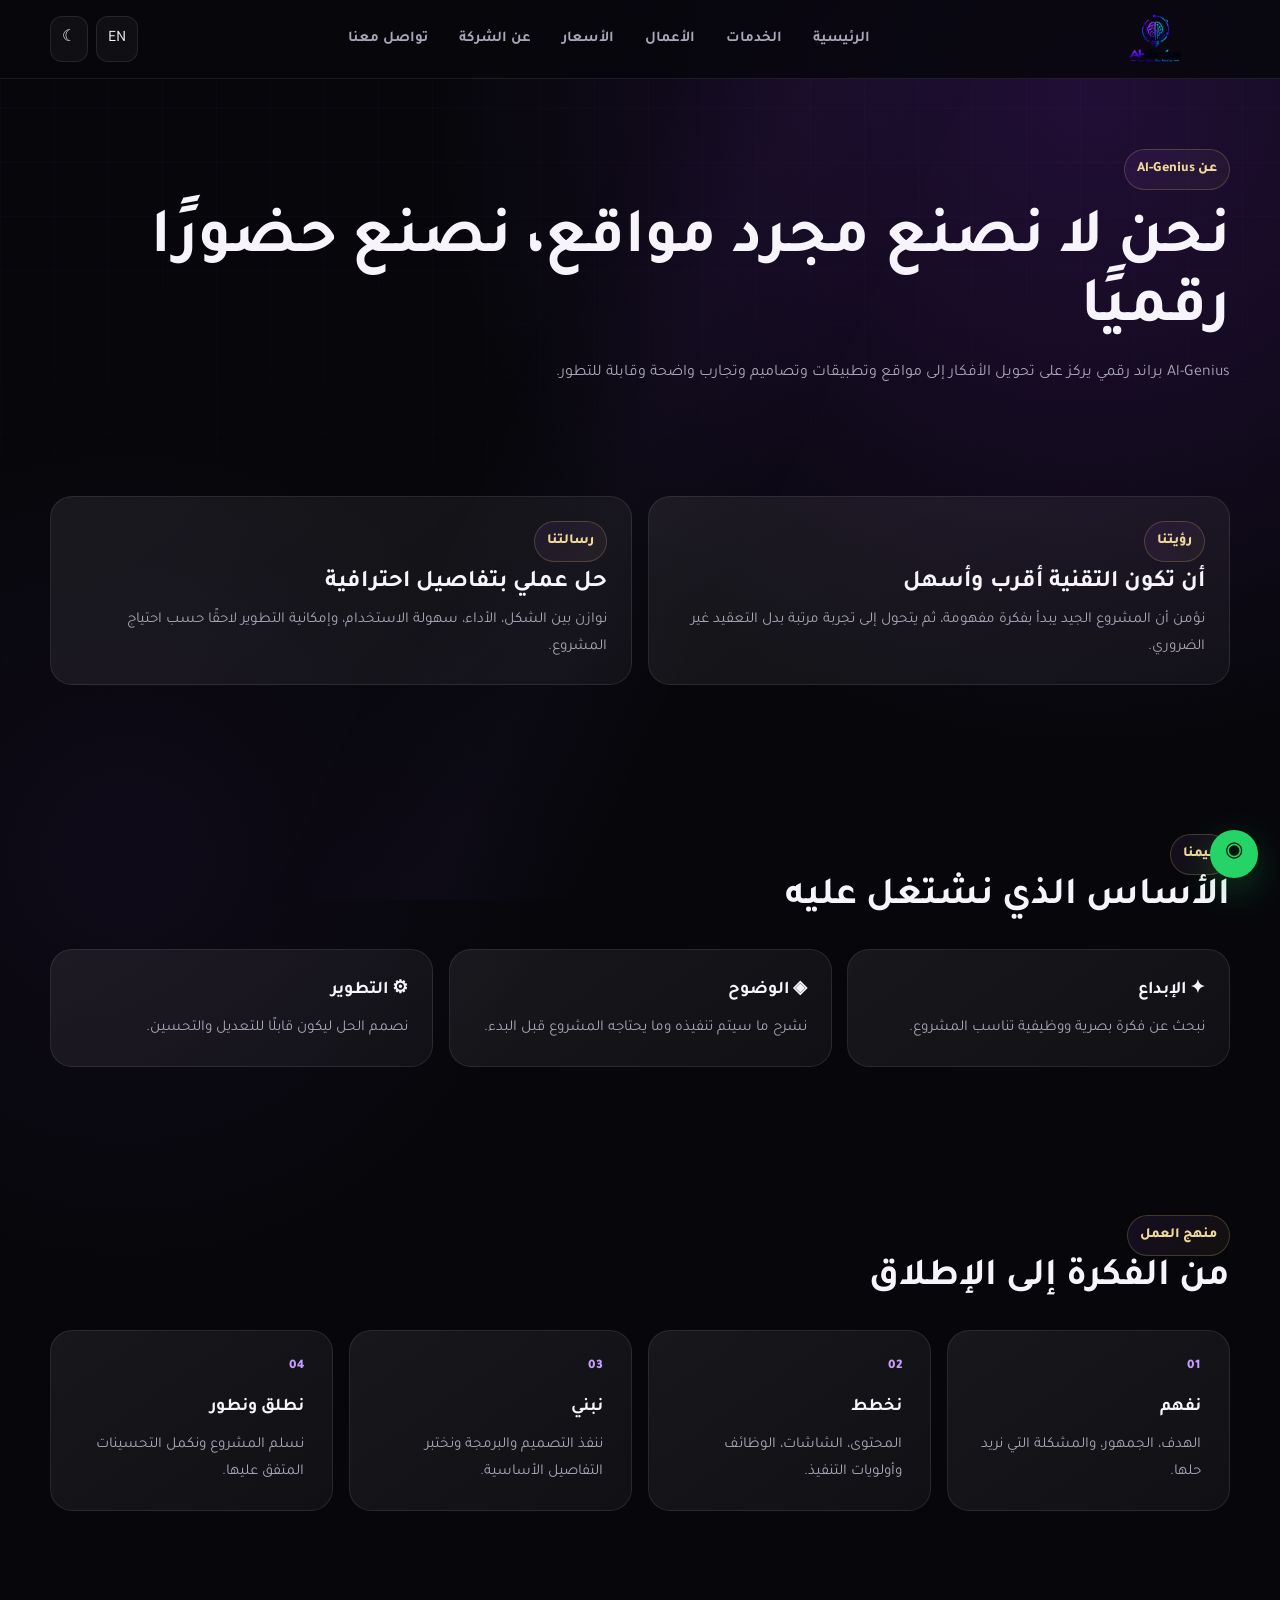
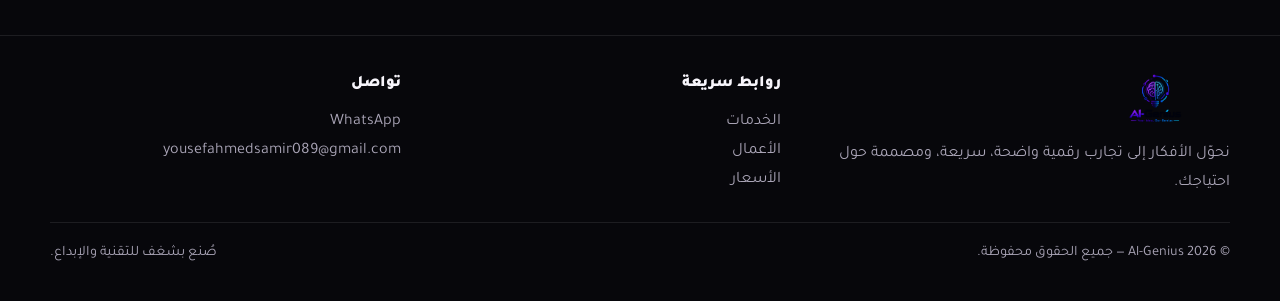
<file: About Us.html>
<!doctype html>
<html lang="ar" dir="rtl">
<head>
<meta charset="utf-8">
<meta name="viewport" content="width=device-width, initial-scale=1">
<title>عن Al-Genius | فكرتك... نبتكرها بعبقرية</title>
<meta name="description" content="تعرف على رؤية Al-Genius وطريقة العمل والقيم التي نبني عليها مشاريعنا الرقمية.">
<meta name="author" content="Youssef Ahmed">
<meta name="theme-color" content="#07070b">
<meta property="og:type" content="website">
<meta property="og:title" content="عن Al-Genius | فكرتك... نبتكرها بعبقرية">
<meta property="og:description" content="تعرف على رؤية Al-Genius وطريقة العمل والقيم التي نبني عليها مشاريعنا الرقمية.">
<meta property="og:site_name" content="Al-Genius">
<link rel="icon" href="logo.png" type="image/png">
<link rel="stylesheet" href="style.css">
<link rel="preconnect" href="https://fonts.googleapis.com">
<link rel="preconnect" href="https://fonts.gstatic.com" crossorigin>
</head><header class="header"><div class="container header-inner">
<a class="logo" href="index.html"><img src="logo.png" alt="Al-Genius" class="site-logo"></a>
<nav class="nav" aria-label="Main navigation"><a href="index.html" data-ar="الرئيسية" data-en="Home">الرئيسية</a><a href="services.html" data-ar="الخدمات" data-en="Services">الخدمات</a><a href="portfolio.html" data-ar="الأعمال" data-en="Portfolio">الأعمال</a><a href="prices.html" data-ar="الأسعار" data-en="Pricing">الأسعار</a><a href="about.html" data-ar="عن الشركة" data-en="About">عن الشركة</a><a href="contact.html" data-ar="تواصل معنا" data-en="Contact">تواصل معنا</a></nav>
<div class="header-actions">
<button class="language-toggle" id="languageBtn" type="button">EN</button>
<button class="theme-toggle-btn" id="themeBtn" type="button">☾</button>
<button class="menu-toggle" id="menuToggle" type="button" aria-label="القائمة">☰</button>
</div></div>
<div class="container mobile-menu" id="mobileMenu"><a href="index.html" data-ar="الرئيسية" data-en="Home">الرئيسية</a><a href="services.html" data-ar="الخدمات" data-en="Services">الخدمات</a><a href="portfolio.html" data-ar="الأعمال" data-en="Portfolio">الأعمال</a><a href="prices.html" data-ar="الأسعار" data-en="Pricing">الأسعار</a><a href="about.html" data-ar="عن الشركة" data-en="About">عن الشركة</a><a href="contact.html" data-ar="تواصل معنا" data-en="Contact">تواصل معنا</a></div></header><main><section class="page-hero"><div class="container"><span class="badge" data-ar="عن Al-Genius" data-en="About Al-Genius">عن Al-Genius</span><h1 data-ar="نحن لا نصنع مجرد مواقع، نصنع حضورًا رقميًا" data-en="We don't just build websites. We build digital presence.">نحن لا نصنع مجرد مواقع، نصنع حضورًا رقميًا</h1><p data-ar="Al-Genius براند رقمي يركز على تحويل الأفكار إلى مواقع وتطبيقات وتصاميم وتجارب واضحة وقابلة للتطور." data-en="Al-Genius is a digital brand focused on turning ideas into clear, scalable websites, apps, designs and experiences.">Al-Genius براند رقمي يركز على تحويل الأفكار إلى مواقع وتطبيقات وتصاميم وتجارب واضحة وقابلة للتطور.</p></div></section>
<section class="section"><div class="container grid grid-2">
<div class="card reveal"><span class="badge" data-ar="رؤيتنا" data-en="Our vision">رؤيتنا</span><h2 data-ar="أن تكون التقنية أقرب وأسهل" data-en="Make technology clearer and closer">أن تكون التقنية أقرب وأسهل</h2><p data-ar="نؤمن أن المشروع الجيد يبدأ بفكرة مفهومة، ثم يتحول إلى تجربة مرتبة بدل التعقيد غير الضروري." data-en="We believe a good project starts with a clear idea and becomes an organized experience without unnecessary complexity.">نؤمن أن المشروع الجيد يبدأ بفكرة مفهومة، ثم يتحول إلى تجربة مرتبة بدل التعقيد غير الضروري.</p></div>
<div class="card reveal"><span class="badge" data-ar="رسالتنا" data-en="Our mission">رسالتنا</span><h2 data-ar="حل عملي بتفاصيل احترافية" data-en="Practical solutions with professional detail">حل عملي بتفاصيل احترافية</h2><p data-ar="نوازن بين الشكل، الأداء، سهولة الاستخدام، وإمكانية التطوير لاحقًا حسب احتياج المشروع." data-en="We balance appearance, performance, usability and future scalability around the project's needs.">نوازن بين الشكل، الأداء، سهولة الاستخدام، وإمكانية التطوير لاحقًا حسب احتياج المشروع.</p></div>
</div></section>
<section class="section"><div class="container"><div class="section-head"><div><span class="badge" data-ar="قيمنا" data-en="Our values">قيمنا</span><h2 data-ar="الأساس الذي نشتغل عليه" data-en="What guides our work">الأساس الذي نشتغل عليه</h2></div></div><div class="grid grid-3">
<div class="card reveal"><h3>✦ <span data-ar="الإبداع" data-en="Creativity">الإبداع</span></h3><p data-ar="نبحث عن فكرة بصرية ووظيفية تناسب المشروع." data-en="We look for visual and functional ideas that fit the project.">نبحث عن فكرة بصرية ووظيفية تناسب المشروع.</p></div>
<div class="card reveal"><h3>◈ <span data-ar="الوضوح" data-en="Clarity">الوضوح</span></h3><p data-ar="نشرح ما سيتم تنفيذه وما يحتاجه المشروع قبل البدء." data-en="We clarify what will be built and what the project needs before starting.">نشرح ما سيتم تنفيذه وما يحتاجه المشروع قبل البدء.</p></div>
<div class="card reveal"><h3>⚙ <span data-ar="التطوير" data-en="Growth">التطوير</span></h3><p data-ar="نصمم الحل ليكون قابلًا للتعديل والتحسين." data-en="We build solutions that can be improved and extended.">نصمم الحل ليكون قابلًا للتعديل والتحسين.</p></div>
</div></div></section>
<section class="section"><div class="container"><div class="section-head"><div><span class="badge" data-ar="منهج العمل" data-en="Process">منهج العمل</span><h2 data-ar="من الفكرة إلى الإطلاق" data-en="From idea to launch">من الفكرة إلى الإطلاق</h2></div></div><div class="grid grid-4 process">
<div class="card reveal"><div class="step-num">01</div><h3 data-ar="نفهم" data-en="Understand">نفهم</h3><p data-ar="الهدف، الجمهور، والمشكلة التي نريد حلها." data-en="Goal, audience and the problem to solve.">الهدف، الجمهور، والمشكلة التي نريد حلها.</p></div>
<div class="card reveal"><div class="step-num">02</div><h3 data-ar="نخطط" data-en="Plan">نخطط</h3><p data-ar="المحتوى، الشاشات، الوظائف وأولويات التنفيذ." data-en="Content, screens, features and build priorities.">المحتوى، الشاشات، الوظائف وأولويات التنفيذ.</p></div>
<div class="card reveal"><div class="step-num">03</div><h3 data-ar="نبني" data-en="Build">نبني</h3><p data-ar="ننفذ التصميم والبرمجة ونختبر التفاصيل الأساسية." data-en="We build the design and code and test the core details.">ننفذ التصميم والبرمجة ونختبر التفاصيل الأساسية.</p></div>
<div class="card reveal"><div class="step-num">04</div><h3 data-ar="نطلق ونطور" data-en="Launch & improve">نطلق ونطور</h3><p data-ar="نسلم المشروع ونكمل التحسينات المتفق عليها." data-en="We deliver and continue agreed improvements.">نسلم المشروع ونكمل التحسينات المتفق عليها.</p></div>
</div></div></section>
</main><footer class="footer"><div class="container">
<div class="footer-grid">
<div><a class="logo" href="index.html" aria-label="Al-Genius"><img src="logo.png" alt="Al-Genius" class="site-logo"></a><p data-ar="نحوّل الأفكار إلى تجارب رقمية واضحة، سريعة، ومصممة حول احتياجك." data-en="We turn ideas into clear, fast digital experiences built around your needs.">نحوّل الأفكار إلى تجارب رقمية واضحة، سريعة، ومصممة حول احتياجك.</p></div>
<div><div class="footer-title" data-ar="روابط سريعة" data-en="Quick Links">روابط سريعة</div><p><a href="services.html" data-ar="الخدمات" data-en="Services">الخدمات</a></p><p><a href="portfolio.html" data-ar="الأعمال" data-en="Portfolio">الأعمال</a></p><p><a href="prices.html" data-ar="الأسعار" data-en="Pricing">الأسعار</a></p></div>
<div><div class="footer-title" data-ar="تواصل" data-en="Contact">تواصل</div><p><a href="https://wa.me/201012747531" target="_blank" rel="noopener">WhatsApp</a></p><p><a href="mailto:yousefahmedsamir089@gmail.com">yousefahmedsamir089@gmail.com</a></p></div>
</div>
<div class="copyright"><span data-ar="© 2026 Al-Genius — جميع الحقوق محفوظة." data-en="© 2026 Al-Genius — All rights reserved.">© 2026 Al-Genius — جميع الحقوق محفوظة.</span><span data-ar="صُنع بشغف للتقنية والإبداع." data-en="Built with passion for technology and creativity.">صُنع بشغف للتقنية والإبداع.</span></div>
</div></footer>
<a class="whatsapp" href="https://wa.me/201012747531" target="_blank" rel="noopener" aria-label="WhatsApp">◉</a>
<button class="back-to-top" id="backToTop" aria-label="Back to top">↑</button><script src="translations.js"></script><script src="script.js"></script></body></html>
</file>
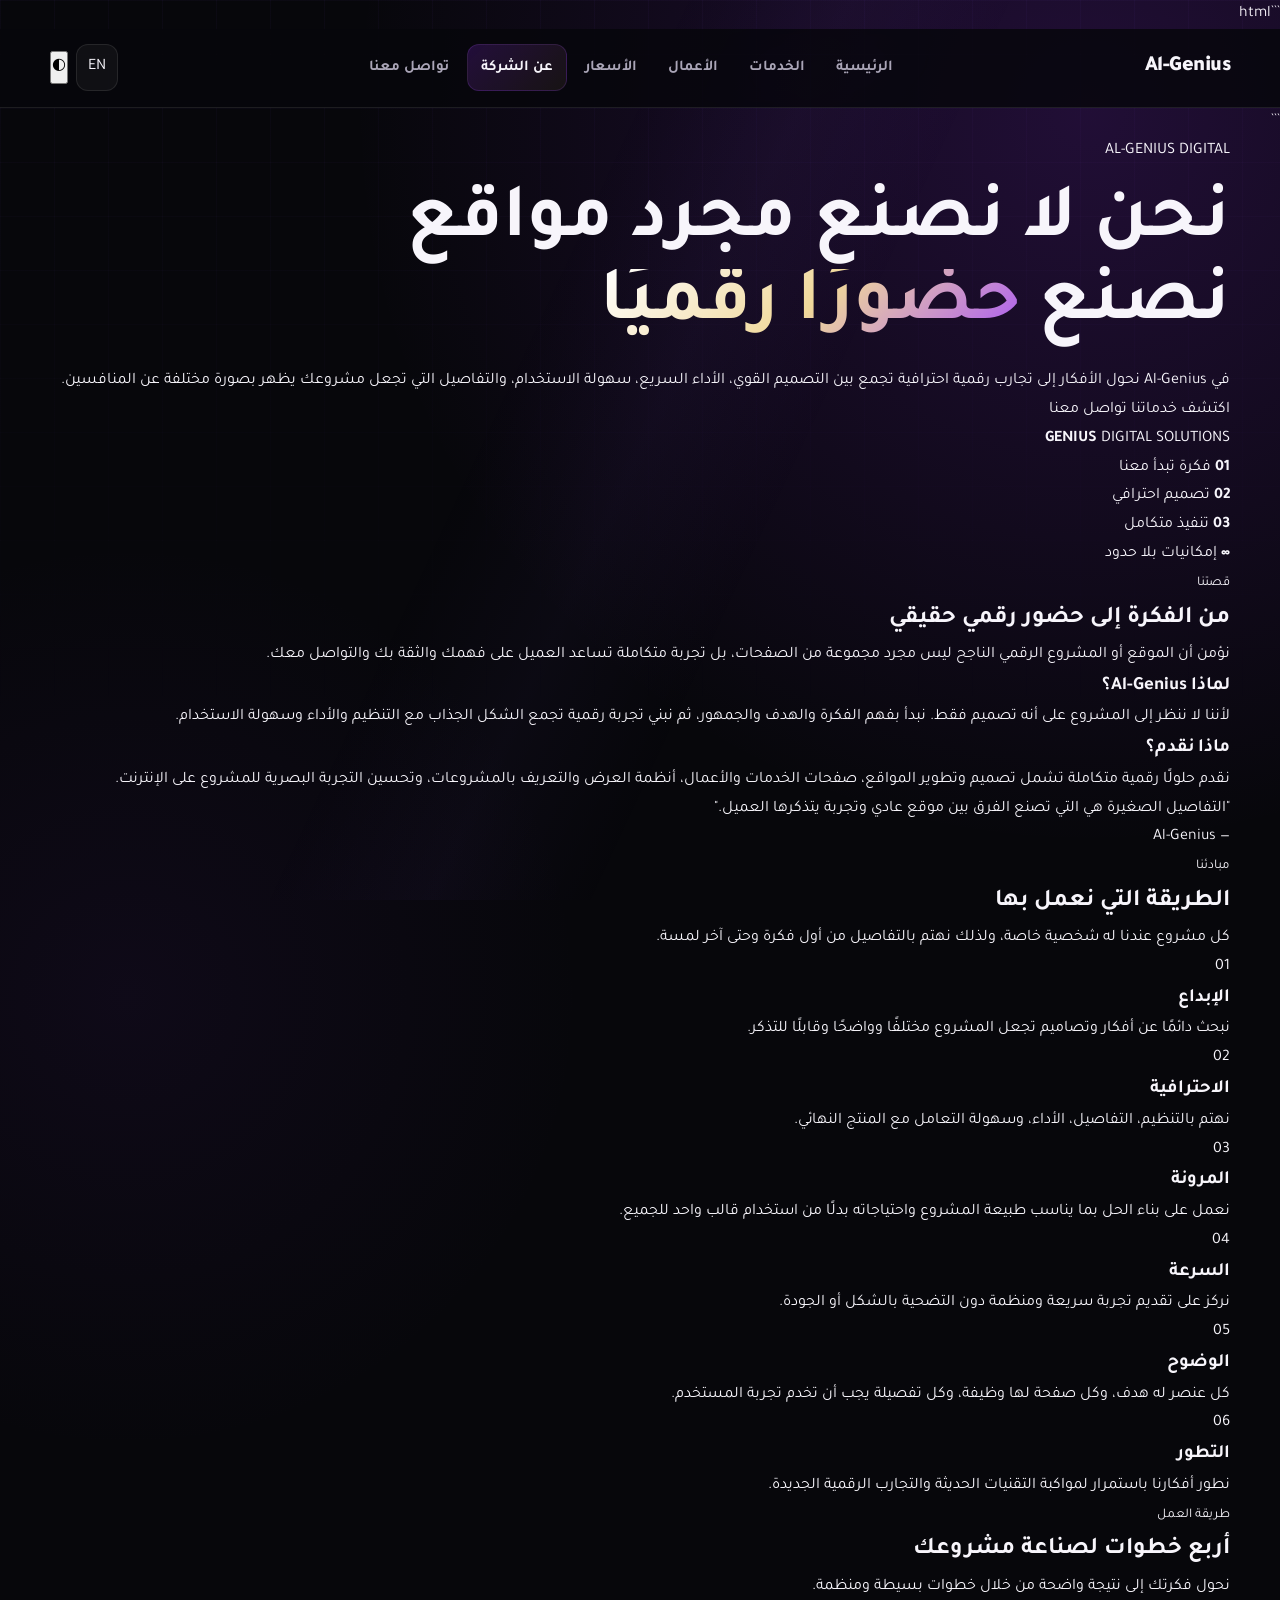
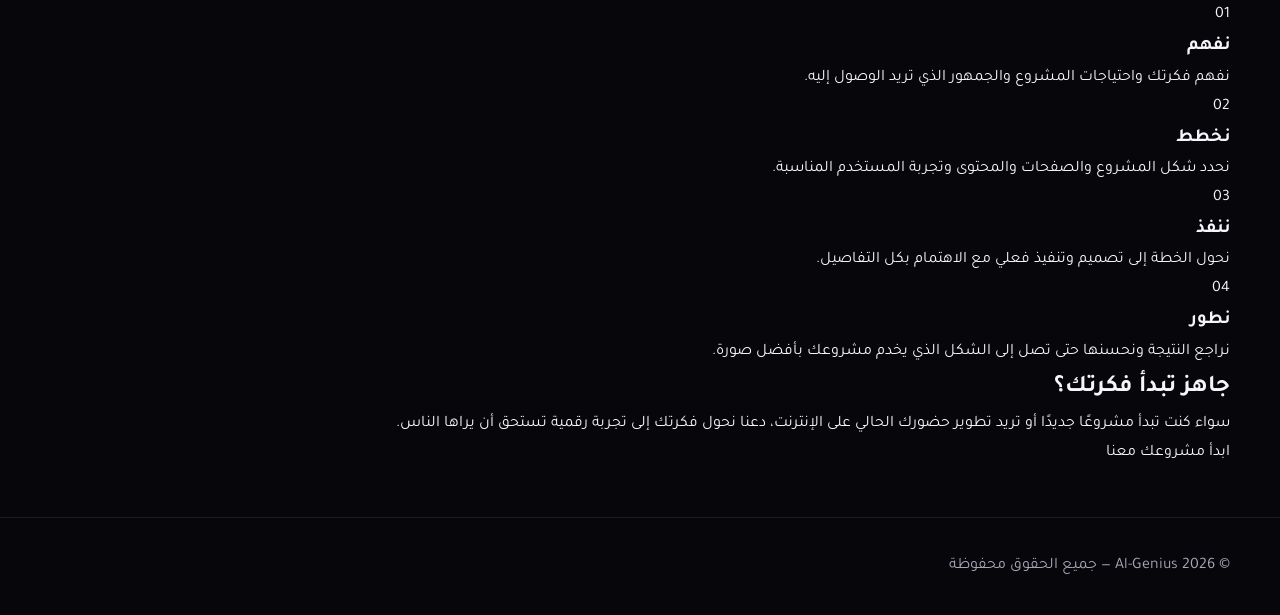
<file: about.html>
<!DOCTYPE html>
<html lang="ar" dir="rtl">

<head>
    <meta charset="UTF-8">

    <meta name="viewport"
          content="width=device-width, initial-scale=1.0">

    <title>عن الشركة | Al-Genius</title>

    <meta name="description"
          content="تعرف على Al-Genius ورؤيتنا في تقديم حلول رقمية احترافية ومتكاملة.">

    <meta name="author"
          content="Youssef Ahmed">
<link rel="preconnect"
          href="https://fonts.gstatic.com"
          crossorigin>
<link rel="stylesheet"
          href="style.css">
</head>


<body>


    <!-- =========================================================
         HEADER
    ========================================================== -->

    ```html
<header class="header">

    <div class="container">

        <div class="header-inner">

            <a href="index.html"
               class="logo">
                Al-Genius
            </a>


            <nav class="nav">

                <a href="index.html">
                    الرئيسية
                </a>

                <a href="services.html">
                    الخدمات
                </a>

                <a href="portfolio.html">
                    الأعمال
                </a>

                <a href="prices.html">
                    الأسعار
                </a>

                <a href="about.html" class="active">
                    عن الشركة
                </a>

                <a href="contact.html">
                    تواصل معنا
                </a>

            </nav>


            <!-- أزرار الهيدر -->

            <div class="header-actions">

                <button class="language-toggle"
                        id="languageBtn"
                        type="button"
                        aria-label="تغيير اللغة">
                    EN
                </button>

                <button class="theme-toggle"
                        type="button"
                        aria-label="تغيير المظهر">
                    ◐
                </button>

            </div>

        </div>

    </div>

</header>
```



    <!-- =========================================================
         MAIN
    ========================================================== -->

    <main class="about-page">


        <!-- =====================================================
             HERO
        ====================================================== -->

        <section class="container">

            <div class="about-hero">


                <div class="about-hero-content scroll-reveal from-right">

                    <div class="about-badge">
                        AL-GENIUS DIGITAL
                    </div>


                    <h1>

                        نحن لا نصنع مجرد مواقع

                        <br>

                        نصنع
                        <span>
                            حضورًا رقميًا
                        </span>

                    </h1>


                    <p class="about-hero-description">

                        في Al-Genius نحول الأفكار إلى تجارب رقمية
                        احترافية تجمع بين التصميم القوي، الأداء السريع،
                        سهولة الاستخدام، والتفاصيل التي تجعل مشروعك
                        يظهر بصورة مختلفة عن المنافسين.

                    </p>


                    <div class="about-buttons">

                        <a href="services.html"
                           class="about-button primary">

                            اكتشف خدماتنا

                        </a>


                        <a href="contact.html"
                           class="about-button secondary">

                            تواصل معنا

                        </a>

                    </div>

                </div>



                <div class="about-visual scroll-reveal from-left">

                    <div class="about-orbit">

                        <div class="about-orbit-ring"></div>

                        <div class="orbit-dot one"></div>
                        <div class="orbit-dot two"></div>
                        <div class="orbit-dot three"></div>


                        <div class="about-core">

                            <strong>
                                GENIUS
                            </strong>

                            <span>
                                DIGITAL SOLUTIONS
                            </span>

                        </div>

                    </div>

                </div>


            </div>

        </section>



        <!-- =====================================================
             STATS
        ====================================================== -->

        <section class="container">

            <div class="about-stats">

                <div class="about-stat scroll-reveal from-bottom">

                    <strong>
                        01
                    </strong>

                    <span>
                        فكرة تبدأ معنا
                    </span>

                </div>


                <div class="about-stat scroll-reveal from-bottom">

                    <strong>
                        02
                    </strong>

                    <span>
                        تصميم احترافي
                    </span>

                </div>


                <div class="about-stat scroll-reveal from-bottom">

                    <strong>
                        03
                    </strong>

                    <span>
                        تنفيذ متكامل
                    </span>

                </div>


                <div class="about-stat scroll-reveal from-bottom">

                    <strong>
                        ∞
                    </strong>

                    <span>
                        إمكانيات بلا حدود
                    </span>

                </div>

            </div>

        </section>



        <!-- =====================================================
             STORY
        ====================================================== -->

        <section class="about-story-section">

            <div class="container">


                <div class="about-section-title scroll-reveal from-bottom">

                    <small>
                        قصتنا
                    </small>

                    <h2>
                        من الفكرة إلى حضور رقمي حقيقي
                    </h2>

                    <p>

                        نؤمن أن الموقع أو المشروع الرقمي الناجح
                        ليس مجرد مجموعة من الصفحات، بل تجربة متكاملة
                        تساعد العميل على فهمك والثقة بك والتواصل معك.

                    </p>

                </div>



                <div class="about-story">


                    <div class="story-box scroll-reveal from-right">

                        <h3>
                            لماذا Al-Genius؟
                        </h3>

                        <p>

                            لأننا لا ننظر إلى المشروع على أنه تصميم
                            فقط. نبدأ بفهم الفكرة والهدف والجمهور،
                            ثم نبني تجربة رقمية تجمع الشكل الجذاب
                            مع التنظيم والأداء وسهولة الاستخدام.

                        </p>

                    </div>


                    <div class="story-box scroll-reveal from-left">

                        <h3>
                            ماذا نقدم؟
                        </h3>

                        <p>

                            نقدم حلولًا رقمية متكاملة تشمل تصميم
                            وتطوير المواقع، صفحات الخدمات والأعمال،
                            أنظمة العرض والتعريف بالمشروعات، وتحسين
                            التجربة البصرية للمشروع على الإنترنت.

                        </p>

                    </div>


                </div>

            </div>

        </section>



        <!-- =====================================================
             QUOTE
        ====================================================== -->

        <section class="container">

            <div class="about-quote scroll-reveal from-bottom">

                <p>

                    "التفاصيل الصغيرة هي التي تصنع الفرق
                    بين موقع عادي وتجربة يتذكرها العميل."

                </p>

                <span>
                    — Al-Genius
                </span>

            </div>

        </section>



        <!-- =====================================================
             VALUES
        ====================================================== -->

        <section class="values-section">

            <div class="container">


                <div class="about-section-title scroll-reveal from-bottom">

                    <small>
                        مبادئنا
                    </small>

                    <h2>
                        الطريقة التي نعمل بها
                    </h2>

                    <p>

                        كل مشروع عندنا له شخصية خاصة، ولذلك نهتم
                        بالتفاصيل من أول فكرة وحتى آخر لمسة.

                    </p>

                </div>



                <div class="values-grid">


                    <div class="value-box scroll-reveal from-right">

                        <div class="value-number">
                            01
                        </div>

                        <h3>
                            الإبداع
                        </h3>

                        <p>

                            نبحث دائمًا عن أفكار وتصاميم تجعل
                            المشروع مختلفًا وواضحًا وقابلًا للتذكر.

                        </p>

                    </div>


                    <div class="value-box scroll-reveal from-bottom">

                        <div class="value-number">
                            02
                        </div>

                        <h3>
                            الاحترافية
                        </h3>

                        <p>

                            نهتم بالتنظيم، التفاصيل، الأداء،
                            وسهولة التعامل مع المنتج النهائي.

                        </p>

                    </div>


                    <div class="value-box scroll-reveal from-left">

                        <div class="value-number">
                            03
                        </div>

                        <h3>
                            المرونة
                        </h3>

                        <p>

                            نعمل على بناء الحل بما يناسب طبيعة
                            المشروع واحتياجاته بدلًا من استخدام
                            قالب واحد للجميع.

                        </p>

                    </div>


                    <div class="value-box scroll-reveal from-right">

                        <div class="value-number">
                            04
                        </div>

                        <h3>
                            السرعة
                        </h3>

                        <p>

                            نركز على تقديم تجربة سريعة ومنظمة
                            دون التضحية بالشكل أو الجودة.

                        </p>

                    </div>


                    <div class="value-box scroll-reveal from-bottom">

                        <div class="value-number">
                            05
                        </div>

                        <h3>
                            الوضوح
                        </h3>

                        <p>

                            كل عنصر له هدف، وكل صفحة لها وظيفة،
                            وكل تفصيلة يجب أن تخدم تجربة المستخدم.

                        </p>

                    </div>


                    <div class="value-box scroll-reveal from-left">

                        <div class="value-number">
                            06
                        </div>

                        <h3>
                            التطور
                        </h3>

                        <p>

                            نطور أفكارنا باستمرار لمواكبة التقنيات
                            الحديثة والتجارب الرقمية الجديدة.

                        </p>

                    </div>


                </div>

            </div>

        </section>



        <!-- =====================================================
             PROCESS
        ====================================================== -->

        <section class="process-section">

            <div class="container">


                <div class="about-section-title scroll-reveal from-bottom">

                    <small>
                        طريقة العمل
                    </small>

                    <h2>
                        أربع خطوات لصناعة مشروعك
                    </h2>

                    <p>

                        نحول فكرتك إلى نتيجة واضحة من خلال
                        خطوات بسيطة ومنظمة.

                    </p>

                </div>



                <div class="process-grid">


                    <div class="process-step scroll-reveal from-right">

                        <div class="process-number">
                            01
                        </div>

                        <h3>
                            نفهم
                        </h3>

                        <p>

                            نفهم فكرتك واحتياجات المشروع والجمهور
                            الذي تريد الوصول إليه.

                        </p>

                    </div>


                    <div class="process-step scroll-reveal from-bottom">

                        <div class="process-number">
                            02
                        </div>

                        <h3>
                            نخطط
                        </h3>

                        <p>

                            نحدد شكل المشروع والصفحات والمحتوى
                            وتجربة المستخدم المناسبة.

                        </p>

                    </div>


                    <div class="process-step scroll-reveal from-bottom">

                        <div class="process-number">
                            03
                        </div>

                        <h3>
                            ننفذ
                        </h3>

                        <p>

                            نحول الخطة إلى تصميم وتنفيذ فعلي
                            مع الاهتمام بكل التفاصيل.

                        </p>

                    </div>


                    <div class="process-step scroll-reveal from-left">

                        <div class="process-number">
                            04
                        </div>

                        <h3>
                            نطور
                        </h3>

                        <p>

                            نراجع النتيجة ونحسنها حتى تصل إلى
                            الشكل الذي يخدم مشروعك بأفضل صورة.

                        </p>

                    </div>


                </div>

            </div>

        </section>



        <!-- =====================================================
             CTA
        ====================================================== -->

        <section class="container">

            <div class="about-cta scroll-reveal from-bottom">

                <h2>
                    جاهز تبدأ فكرتك؟
                </h2>

                <p>

                    سواء كنت تبدأ مشروعًا جديدًا أو تريد تطوير
                    حضورك الحالي على الإنترنت، دعنا نحول فكرتك
                    إلى تجربة رقمية تستحق أن يراها الناس.

                </p>


                <a href="contact.html"
                   class="about-button primary">

                    ابدأ مشروعك معنا

                </a>

            </div>

        </section>


    </main>



    <!-- =========================================================
         FOOTER
    ========================================================== -->

    <footer class="footer">

        <div class="container">

            <p>
                © 2026 Al-Genius — جميع الحقوق محفوظة
            </p>

        </div>

    </footer>



<!-- =========================================================
     THEME TOGGLE
========================================================= -->


<!-- =========================================================
     SCROLL ANIMATION ENGINE
========================================================= -->

<script src="translations.js"></script>
<script src="script.js"></script>

</body>
</html>
</file>
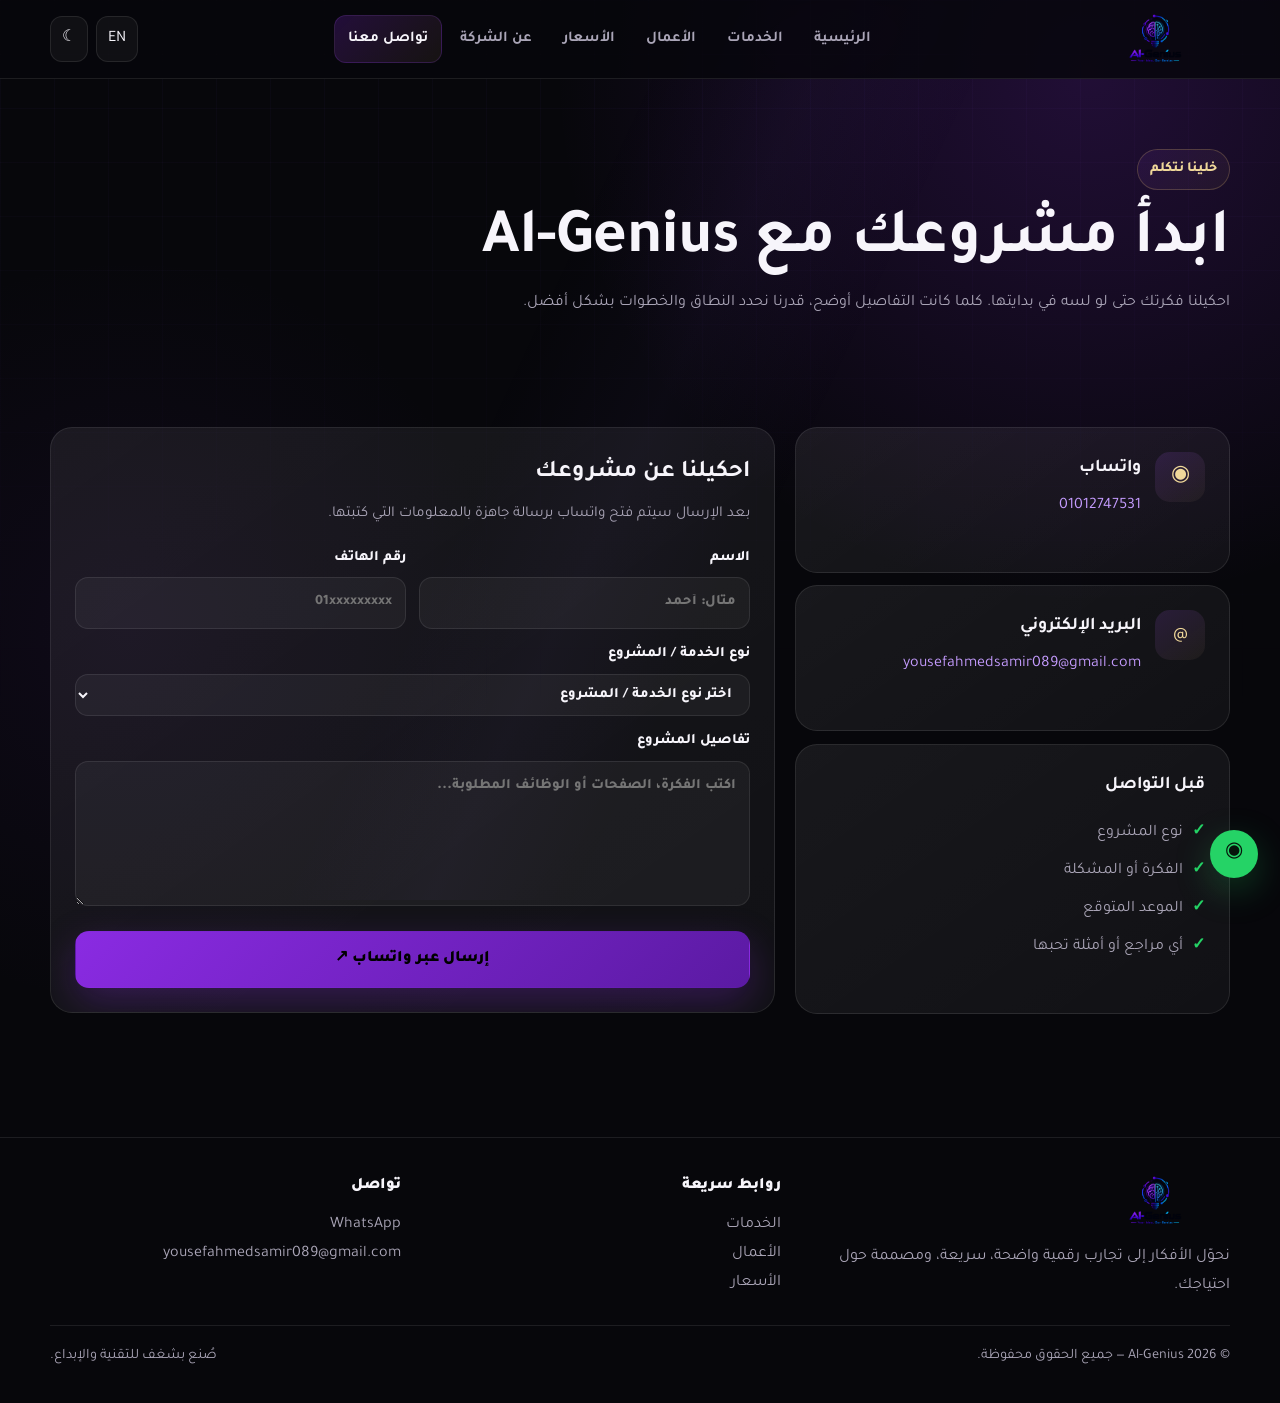
<file: Contact Us.html>
<!doctype html>
<html lang="ar" dir="rtl">
<head>
    <meta charset="utf-8">
    <meta name="viewport" content="width=device-width, initial-scale=1">
    <title>تواصل معنا | Al-Genius</title>
    
    <meta name="description" content="ابدأ مشروعك مع Al-Genius وأرسل تفاصيل الفكرة للحصول على تصور مبدئي وعرض مناسب.">
    <meta name="author" content="Youssef Ahmed">
    <meta name="theme-color" content="#07070b">
    
    <!-- Open Graph / Meta -->
    <meta property="og:type" content="website">
    <meta property="og:title" content="تواصل معنا | Al-Genius">
    <meta property="og:description" content="ابدأ مشروعك مع Al-Genius وأرسل تفاصيل الفكرة للحصول على تصور مبدئي وعرض مناسب.">
    <meta property="og:site_name" content="Al-Genius">
    
    <link rel="icon" href="logo.png" type="image/png">
    <link rel="stylesheet" href="style.css">
    <link rel="preconnect" href="https://fonts.googleapis.com">
    <link rel="preconnect" href="https://fonts.gstatic.com" crossorigin>
</head>

<body>

    <!-- HEADER -->
    <header class="header">
        <div class="container header-inner">
            <a class="logo" href="index.html"><img src="logo.png" alt="Al-Genius" class="site-logo"></a>
            
            <nav class="nav" aria-label="Main navigation">
                <a href="index.html" data-ar="الرئيسية" data-en="Home">الرئيسية</a>
                <a href="services.html" data-ar="الخدمات" data-en="Services">الخدمات</a>
                <a href="portfolio.html" data-ar="الأعمال" data-en="Portfolio">الأعمال</a>
                <a href="prices.html" data-ar="الأسعار" data-en="Pricing">الأسعار</a>
                <a href="about.html" data-ar="عن الشركة" data-en="About">عن الشركة</a>
                <a href="contact.html" class="active" data-ar="تواصل معنا" data-en="Contact">تواصل معنا</a>
            </nav>

            <div class="header-actions">
                <button class="language-toggle" id="languageBtn" type="button">EN</button>
                <button class="theme-toggle-btn" id="themeBtn" type="button">☾</button>
                <button class="menu-toggle" id="menuToggle" type="button" aria-label="القائمة">☰</button>
            </div>
        </div>

        <div class="container mobile-menu" id="mobileMenu">
            <a href="index.html" data-ar="الرئيسية" data-en="Home">الرئيسية</a>
            <a href="services.html" data-ar="الخدمات" data-en="Services">الخدمات</a>
            <a href="portfolio.html" data-ar="الأعمال" data-en="Portfolio">الأعمال</a>
            <a href="prices.html" data-ar="الأسعار" data-en="Pricing">الأسعار</a>
            <a href="about.html" data-ar="عن الشركة" data-en="About">عن الشركة</a>
            <a href="contact.html" class="active" data-ar="تواصل معنا" data-en="Contact">تواصل معنا</a>
        </div>
    </header>

    <!-- MAIN CONTENT -->
    <main>
        <!-- PAGE HERO -->
        <section class="page-hero">
            <div class="container">
                <span class="badge" data-ar="خلينا نتكلم" data-en="Let's talk">خلينا نتكلم</span>
                <h1 data-ar="ابدأ مشروعك مع Al-Genius" data-en="Start your project with Al-Genius">ابدأ مشروعك مع Al-Genius</h1>
                <p data-ar="احكيلنا فكرتك حتى لو لسه في بدايتها. كلما كانت التفاصيل أوضح، قدرنا نحدد النطاق والخطوات بشكل أفضل." data-en="Tell us your idea even if it is still early. The clearer the details, the better we can define scope and next steps.">
                    احكيلنا فكرتك حتى لو لسه في بدايتها. كلما كانت التفاصيل أوضح، قدرنا نحدد النطاق والخطوات بشكل أفضل.
                </p>
            </div>
        </section>

        <!-- CONTACT SECTION -->
        <section class="section">
            <div class="container contact-grid">
                
                <!-- CONTACT INFO -->
                <div class="contact-info">
                    <div class="card contact-item reveal">
                        <div class="card-icon">◉</div>
                        <div>
                            <h3 data-ar="واتساب" data-en="WhatsApp">واتساب</h3>
                            <a href="https://wa.me/201012747531" target="_blank" rel="noopener">01012747531</a>
                        </div>
                    </div>

                    <div class="card contact-item reveal">
                        <div class="card-icon">@</div>
                        <div>
                            <h3 data-ar="البريد الإلكتروني" data-en="Email">البريد الإلكتروني</h3>
                            <a href="mailto:yousefahmedsamir089@gmail.com">yousefahmedsamir089@gmail.com</a>
                        </div>
                    </div>

                    <div class="card reveal">
                        <h3 data-ar="قبل التواصل" data-en="Before you contact us">قبل التواصل</h3>
                        <ul class="list">
                            <li data-ar="نوع المشروع" data-en="Project type">نوع المشروع</li>
                            <li data-ar="الفكرة أو المشكلة" data-en="Idea or problem">الفكرة أو المشكلة</li>
                            <li data-ar="الموعد المتوقع" data-en="Expected timeline">الموعد المتوقع</li>
                            <li data-ar="أي مراجع أو أمثلة تحبها" data-en="References or examples you like">أي مراجع أو أمثلة تحبها</li>
                        </ul>
                    </div>
                </div>

                <!-- CONTACT FORM -->
                <div class="card reveal">
                    <h2 data-ar="احكيلنا عن مشروعك" data-en="Tell us about your project">احكيلنا عن مشروعك</h2>
                    <p style="color:var(--muted); margin:5px 0 18px" data-ar="بعد الإرسال سيتم فتح واتساب برسالة جاهزة بالمعلومات التي كتبتها." data-en="After submitting, WhatsApp will open with a prepared message containing your details.">
                        بعد الإرسال سيتم فتح واتساب برسالة جاهزة بالمعلومات التي كتبتها.
                    </p>

                    <form id="contactForm">
                        <div class="form-grid">
                            <label>
                                <span data-ar="الاسم" data-en="Name">الاسم</span>
                                <input id="name" required autocomplete="name" placeholder="مثال: أحمد">
                            </label>
                            <label>
                                <span data-ar="رقم الهاتف" data-en="Phone">رقم الهاتف</span>
                                <input id="phone" required autocomplete="tel" placeholder="01xxxxxxxxx">
                            </label>
                        </div>

                        <label>
                            <span data-ar="نوع الخدمة / المشروع" data-en="Project / Service type">نوع الخدمة / المشروع</span>
                            <select id="project" required>
                                <option value="" disabled selected data-ar="اختر نوع الخدمة / المشروع" data-en="Select project / service type">اختر نوع الخدمة / المشروع</option>
                                <option value="web" data-ar="موقع إلكتروني / صفحة هبوط" data-en="Website / Landing Page">موقع إلكتروني / صفحة هبوط</option>
                                <option value="branding" data-ar="لوجو وهوية بصرية" data-en="Logo & Visual Identity">لوجو وهوية بصرية</option>
                                <option value="social" data-ar="تصميم سوشيال ميديا" data-en="Social Media Design">تصميم سوشيال ميديا</option>
                                <option value="catalog" data-ar="كتالوجات ومطبوعات" data-en="Catalogs & Print">كتالوجات ومطبوعات</option>
                                <option value="unity" data-ar="مشروع Unity 2D" data-en="Unity 2D Project">مشروع Unity 2D</option>
                                <option value="uiux" data-ar="تصميم UI/UX" data-en="UI/UX Design">تصميم UI/UX</option>
                                <option value="video" data-ar="مونتاج وريلز" data-en="Video Editing & Reels">مونتاج وريلز</option>
                                <option value="seo" data-ar="تحسين SEO ودعم رقمي" data-en="SEO & Digital Support">تحسين SEO ودعم رقمي</option>
                                <option value="other" data-ar="استشارة / خدمة أخرى" data-en="Consultation / Other Service">استشارة / خدمة أخرى</option>
                            </select>
                        </label>

                        <label>
                            <span data-ar="تفاصيل المشروع" data-en="Project details">تفاصيل المشروع</span>
                            <textarea id="message" required placeholder="اكتب الفكرة، الصفحات أو الوظائف المطلوبة..."></textarea>
                        </label>

                        <button class="btn btn-primary" type="submit" data-ar="إرسال عبر واتساب ↗" data-en="Send via WhatsApp ↗">إرسال عبر واتساب ↗</button>
                    </form>
                </div>

            </div>
        </section>
    </main>

    <!-- FOOTER -->
    <footer class="footer">
        <div class="container">
            <div class="footer-grid">
                <div>
                    <a class="logo" href="index.html" aria-label="Al-Genius"><img src="logo.png" alt="Al-Genius" class="site-logo"></a>
                    <p data-ar="نحوّل الأفكار إلى تجارب رقمية واضحة، سريعة، ومصممة حول احتياجك." data-en="We turn ideas into clear, fast digital experiences built around your needs.">
                        نحوّل الأفكار إلى تجارب رقمية واضحة، سريعة، ومصممة حول احتياجك.
                    </p>
                </div>
                <div>
                    <div class="footer-title" data-ar="روابط سريعة" data-en="Quick Links">روابط سريعة</div>
                    <p><a href="services.html" data-ar="الخدمات" data-en="Services">الخدمات</a></p>
                    <p><a href="portfolio.html" data-ar="الأعمال" data-en="Portfolio">الأعمال</a></p>
                    <p><a href="prices.html" data-ar="الأسعار" data-en="Pricing">الأسعار</a></p>
                </div>
                <div>
                    <div class="footer-title" data-ar="تواصل" data-en="Contact">تواصل</div>
                    <p><a href="https://wa.me/201012747531" target="_blank" rel="noopener">WhatsApp</a></p>
                    <p><a href="mailto:yousefahmedsamir089@gmail.com">yousefahmedsamir089@gmail.com</a></p>
                </div>
            </div>

            <div class="copyright">
                <span data-ar="© 2026 Al-Genius — جميع الحقوق محفوظة." data-en="© 2026 Al-Genius — All rights reserved.">© 2026 Al-Genius — جميع الحقوق محفوظة.</span>
                <span data-ar="صُنع بشغف للتقنية والإبداع." data-en="Built with passion for technology and creativity.">صُنع بشغف للتقنية والإبداع.</span>
            </div>
        </div>
    </footer>

    <!-- FLOATING BUTTONS & SCRIPTS -->
    <a class="whatsapp" href="https://wa.me/201012747531" target="_blank" rel="noopener" aria-label="WhatsApp">◉</a>
    <button class="back-to-top" id="backToTop" aria-label="Back to top">↑</button>

    <script src="translations.js"></script>
    <script src="script.js"></script>
</body>
</html>
</file>
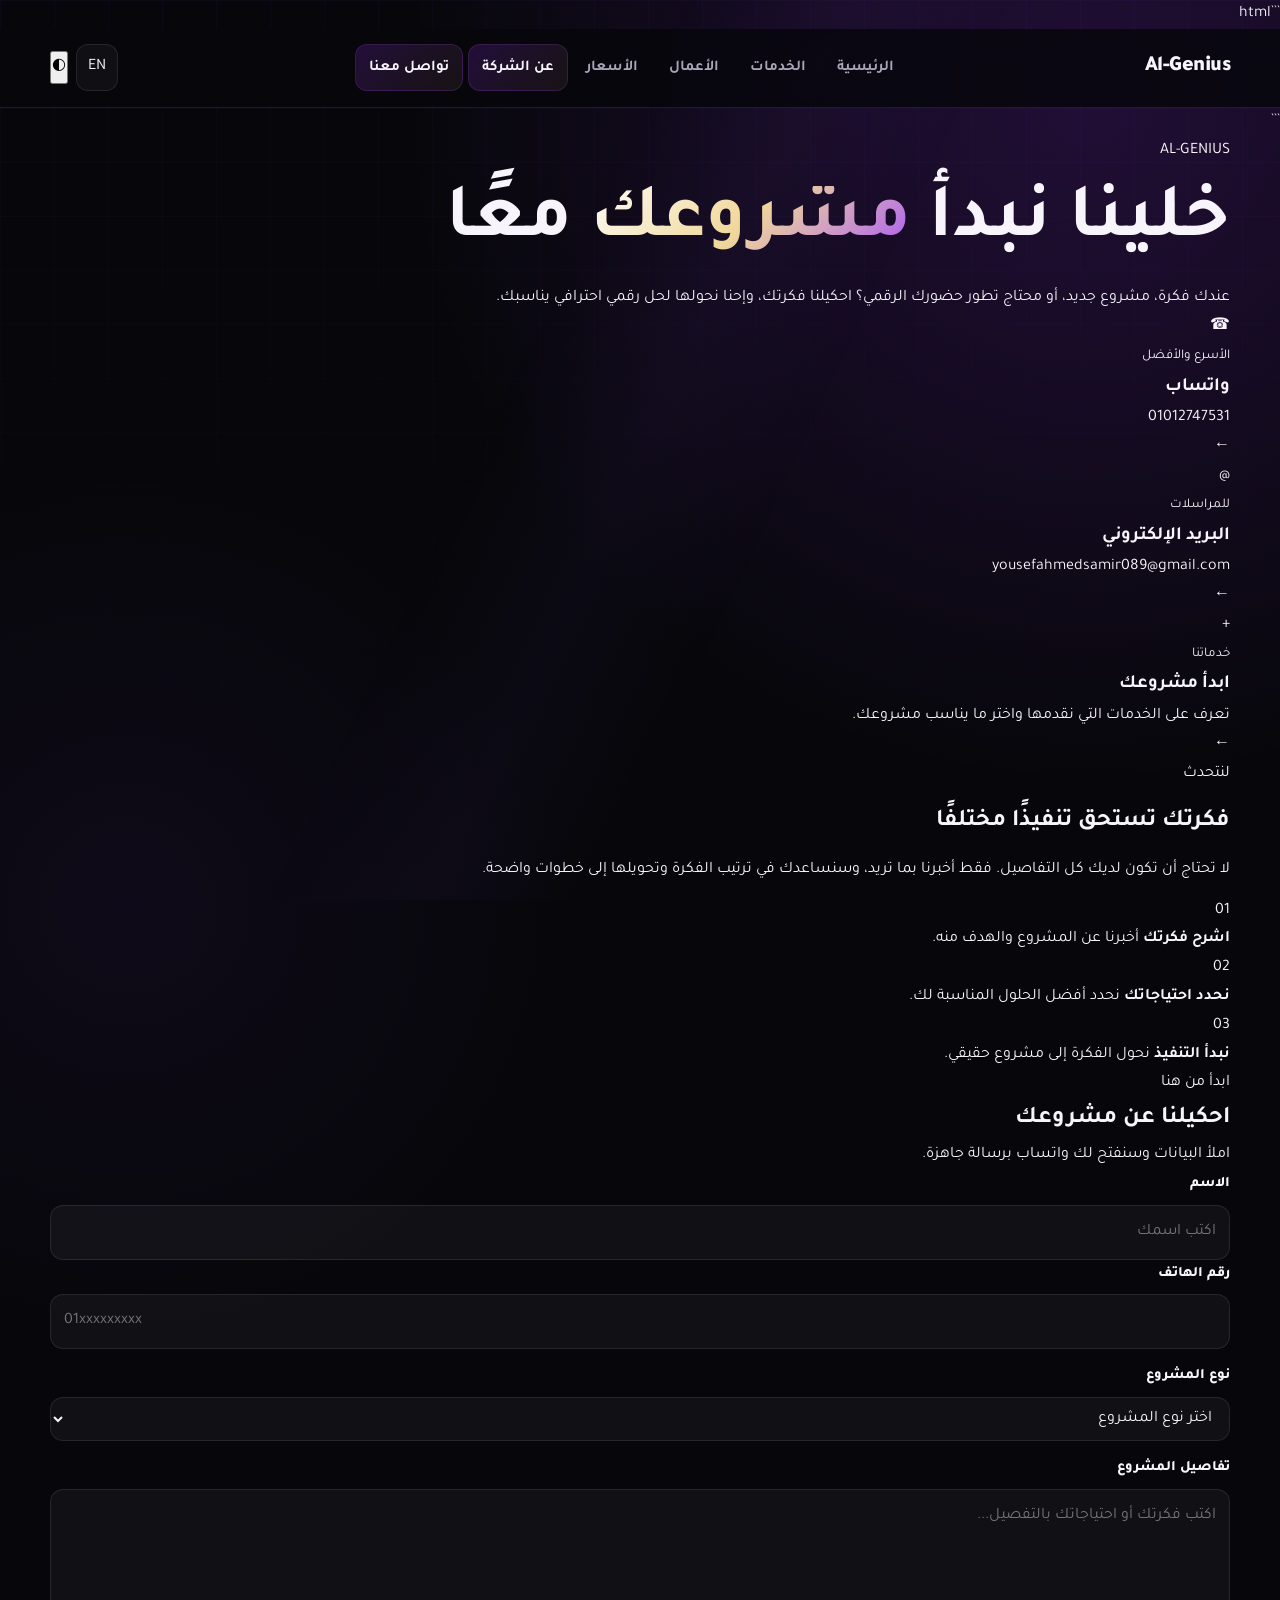
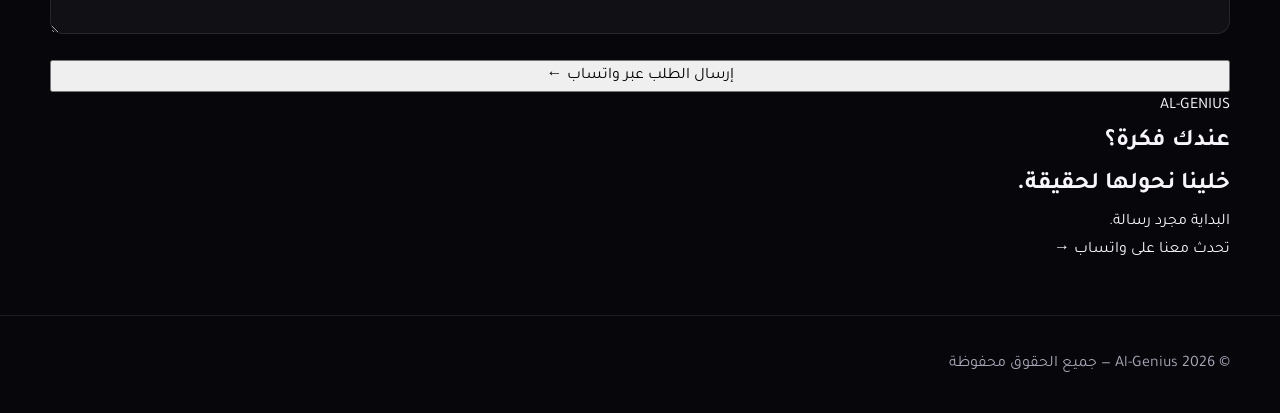
<file: contact.html>
<!DOCTYPE html>
<html lang="ar" dir="rtl">

<head>

    <meta charset="UTF-8">

    <meta name="viewport"
          content="width=device-width, initial-scale=1.0">

    <title>تواصل معنا | Al-Genius</title>

    <meta name="description"
          content="تواصل مع Al-Genius للحصول على خدمات وحلول رقمية احترافية.">

    <meta name="author"
          content="Youssef Ahmed">

    <link rel="stylesheet"
          href="style.css">

</head>


<body>


<!-- =========================================================
     HEADER
========================================================= -->

```html
<header class="header">

    <div class="container">

        <div class="header-inner">

            <a href="index.html"
               class="logo">
                Al-Genius
            </a>


            <nav class="nav">

                <a href="index.html">
                    الرئيسية
                </a>

                <a href="services.html">
                    الخدمات
                </a>

                <a href="portfolio.html">
                    الأعمال
                </a>

                <a href="prices.html">
                    الأسعار
                </a>

                <a href="about.html" class="active">
                    عن الشركة
                </a>

                <a href="contact.html">
                    تواصل معنا
                </a>

            </nav>


            <!-- أزرار الهيدر -->

            <div class="header-actions">

                <button class="language-toggle"
                        id="languageBtn"
                        type="button"
                        aria-label="تغيير اللغة">
                    EN
                </button>

                <button class="theme-toggle"
                        type="button"
                        aria-label="تغيير المظهر">
                    ◐
                </button>

            </div>

        </div>

    </div>

</header>
```

<!-- =========================================================
     MAIN
========================================================= -->

<main>


    <!-- =====================================================
         HERO
    ====================================================== -->

    <section class="contact-hero">

        <div class="container">

            <div
                class="contact-hero-content scroll-reveal from-bottom">

                <div class="contact-badge">
                    AL-GENIUS
                </div>


                <h1>

                    خلينا نبدأ

                    <span>
                        مشروعك
                    </span>

                    معًا

                </h1>


                <p>

                    عندك فكرة، مشروع جديد، أو محتاج تطور
                    حضورك الرقمي؟ احكيلنا فكرتك، وإحنا
                    نحولها لحل رقمي احترافي يناسبك.

                </p>

            </div>

        </div>

    </section>



    <!-- =====================================================
         CONTACT CARDS
    ====================================================== -->

    <section class="contact-cards-section">

        <div class="container">

            <div class="contact-cards">


                <!-- ================= WHATSAPP ================= -->

                <a
                    href="https://wa.me/201012747531"
                    target="_blank"
                    rel="noopener"
                    class="contact-card whatsapp-card scroll-reveal from-right">

                    <div class="contact-icon">
                        ☎
                    </div>

                    <div>

                        <small>
                            الأسرع والأفضل
                        </small>

                        <h3>
                            واتساب
                        </h3>

                        <p>
                            01012747531
                        </p>

                    </div>

                    <span class="contact-arrow">
                        ←
                    </span>

                </a>



                <!-- ================= EMAIL ================= -->

                <a
                    href="mailto:yousefahmedsamir089@gmail.com"
                    class="contact-card scroll-reveal from-bottom">

                    <div class="contact-icon">
                        @
                    </div>

                    <div>

                        <small>
                            للمراسلات
                        </small>

                        <h3>
                            البريد الإلكتروني
                        </h3>

                        <p>
                            yousefahmedsamir089@gmail.com
                        </p>

                    </div>

                    <span class="contact-arrow">
                        ←
                    </span>

                </a>



                <!-- ================= SERVICES ================= -->

                <a
                    href="services.html"
                    class="contact-card scroll-reveal from-left">

                    <div class="contact-icon">
                        +
                    </div>

                    <div>

                        <small>
                            خدماتنا
                        </small>

                        <h3>
                            ابدأ مشروعك
                        </h3>

                        <p>
                            تعرف على الخدمات التي نقدمها
                            واختر ما يناسب مشروعك.
                        </p>

                    </div>

                    <span class="contact-arrow">
                        ←
                    </span>

                </a>


            </div>

        </div>

    </section>



    <!-- =====================================================
         CONTACT MAIN
    ====================================================== -->

    <section class="contact-main">

        <div class="container">

            <div class="contact-layout">


                <!-- =================================================
                     CONTACT INFO
                ================================================== -->

                <div
                    class="contact-info scroll-reveal from-right">


                    <span class="contact-small-title">
                        لنتحدث
                    </span>


                    <h2>

                        فكرتك تستحق

                        <span>
                            تنفيذًا مختلفًا
                        </span>

                    </h2>


                    <p>

                        لا تحتاج أن تكون لديك كل التفاصيل.
                        فقط أخبرنا بما تريد، وسنساعدك في
                        ترتيب الفكرة وتحويلها إلى خطوات
                        واضحة.

                    </p>



                    <div class="info-list">


                        <div class="info-item">

                            <div class="info-number">
                                01
                            </div>

                            <div>

                                <strong>
                                    اشرح فكرتك
                                </strong>

                                <span>
                                    أخبرنا عن المشروع والهدف منه.
                                </span>

                            </div>

                        </div>



                        <div class="info-item">

                            <div class="info-number">
                                02
                            </div>

                            <div>

                                <strong>
                                    نحدد احتياجاتك
                                </strong>

                                <span>
                                    نحدد أفضل الحلول المناسبة لك.
                                </span>

                            </div>

                        </div>



                        <div class="info-item">

                            <div class="info-number">
                                03
                            </div>

                            <div>

                                <strong>
                                    نبدأ التنفيذ
                                </strong>

                                <span>
                                    نحول الفكرة إلى مشروع حقيقي.
                                </span>

                            </div>

                        </div>


                    </div>


                </div>



                <!-- =================================================
                     FORM
                ================================================== -->

                <div
                    class="contact-form-box scroll-reveal from-left">


                    <div class="form-header">

                        <span>
                            ابدأ من هنا
                        </span>

                        <h2>
                            احكيلنا عن مشروعك
                        </h2>

                        <p>
                            املأ البيانات وسنفتح لك واتساب
                            برسالة جاهزة.
                        </p>

                    </div>



                    <form id="contactForm">


                        <div class="form-row">


                            <div class="form-group">

                                <label for="name">
                                    الاسم
                                </label>

                                <input
                                    type="text"
                                    id="name"
                                    placeholder="اكتب اسمك"
                                    autocomplete="name"
                                    required>

                            </div>



                            <div class="form-group">

                                <label for="phone">
                                    رقم الهاتف
                                </label>

                                <input
                                    type="tel"
                                    id="phone"
                                    placeholder="01xxxxxxxxx"
                                    autocomplete="tel"
                                    required>

                            </div>


                        </div>



                        <div class="form-group">

                            <label for="project">
                                نوع المشروع
                            </label>

                            <select id="project">

                                <option value="">
                                    اختر نوع المشروع
                                </option>

                                <option value="تصميم وتطوير موقع">
                                    تصميم وتطوير موقع
                                </option>

                                <option value="موقع شركة">
                                    موقع شركة
                                </option>

                                <option value="متجر إلكتروني">
                                    متجر إلكتروني
                                </option>

                                <option value="صفحة هبوط">
                                    صفحة هبوط
                                </option>

                                <option value="تطوير موقع موجود">
                                    تطوير موقع موجود
                                </option>

                                <option value="تصميم هوية رقمية">
                                    تصميم هوية رقمية
                                </option>

                                <option value="مشروع آخر">
                                    مشروع آخر
                                </option>

                            </select>

                        </div>



                        <div class="form-group">

                            <label for="message">
                                تفاصيل المشروع
                            </label>

                            <textarea
                                id="message"
                                placeholder="اكتب فكرتك أو احتياجاتك بالتفصيل..."
                                required></textarea>

                        </div>



                        <button
                            type="submit"
                            class="send-button">

                            <span>
                                إرسال الطلب عبر واتساب
                            </span>

                            <b>
                                ←
                            </b>

                        </button>


                    </form>


                </div>


            </div>

        </div>

    </section>



    <!-- =====================================================
         CTA
    ====================================================== -->

    <section>

        <div class="container">

            <div
                class="contact-cta scroll-reveal from-bottom">


                <div class="cta-glow"></div>


                <span>
                    AL-GENIUS
                </span>


                <h2>

                    عندك فكرة؟

                    <br>

                    <strong>
                        خلينا نحولها لحقيقة.
                    </strong>

                </h2>


                <p>
                    البداية مجرد رسالة.
                </p>


                <a
                    href="https://wa.me/201012747531"
                    target="_blank"
                    rel="noopener"
                    class="cta-button">

                    تحدث معنا على واتساب

                    <span>
                        →
                    </span>

                </a>


            </div>

        </div>

    </section>


</main>



<!-- =========================================================
     FOOTER
========================================================= -->

<footer class="footer">

    <div class="container">

        <p>
            © 2026 Al-Genius —
            جميع الحقوق محفوظة
        </p>

    </div>

</footer>



<!-- =========================================================
     CONTACT PAGE CSS
========================================================= -->


<!-- =========================================================
     JAVASCRIPT
========================================================= -->

<script src="translations.js"></script>
<script src="script.js"></script>

</body>
</html>
</file>
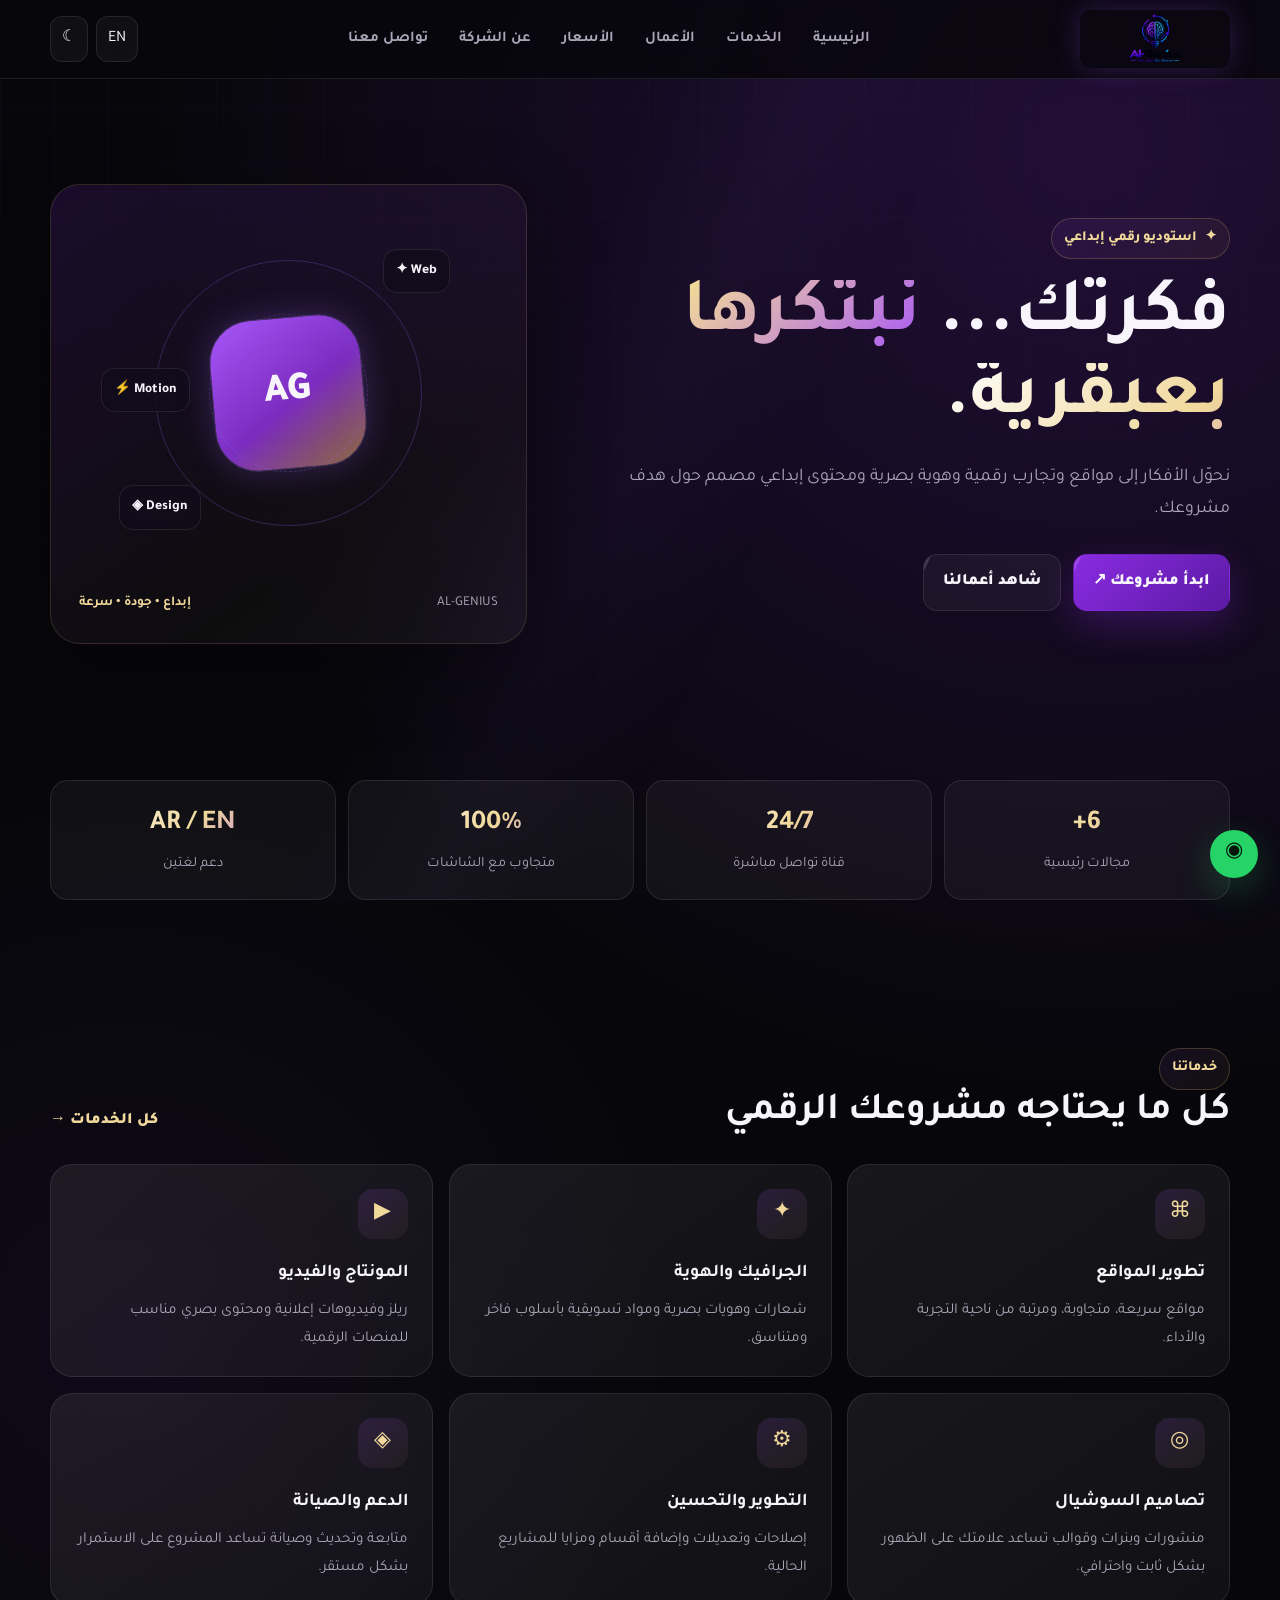
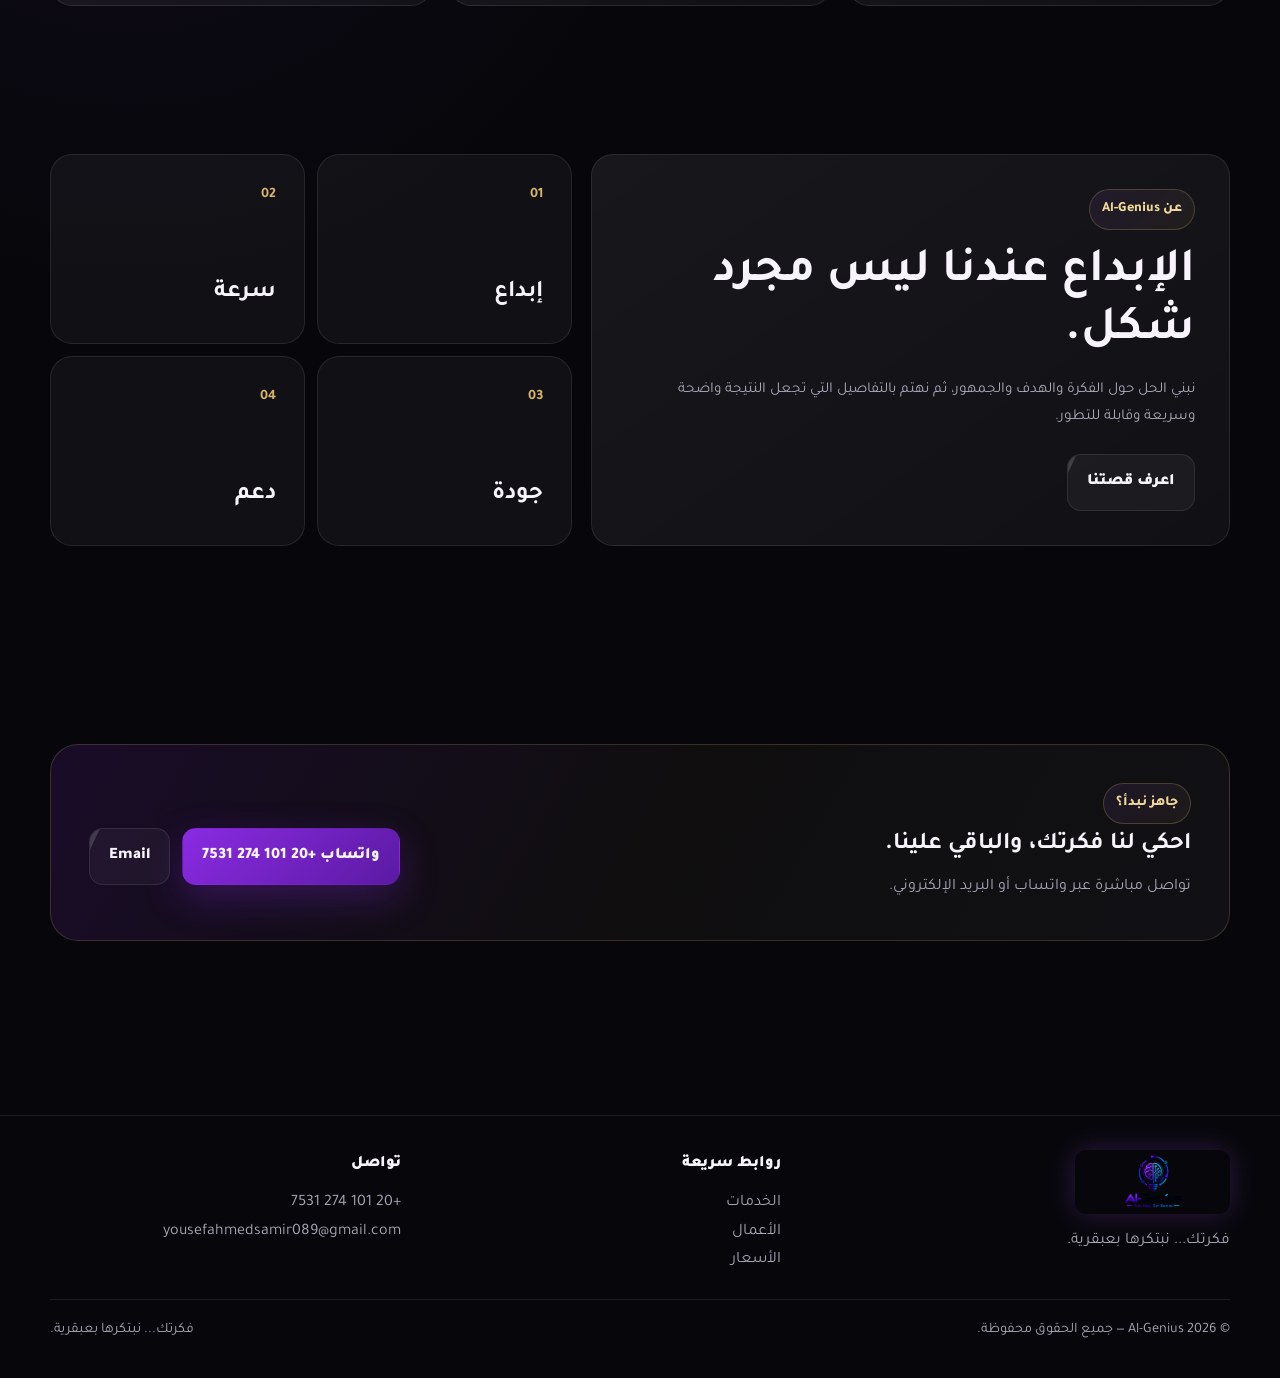
<file: Home.html>
<!doctype html>
<html lang="ar" dir="rtl">
<head>
<meta charset="utf-8"><meta name="viewport" content="width=device-width,initial-scale=1">
<title>Al-Genius | فكرتك... نبتكرها بعبقرية</title>
<meta name="description" content="Al-Genius استوديو رقمي إبداعي لتطوير المواقع والتصميم والمونتاج وحلول السوشيال ميديا.">
<meta name="theme-color" content="#07070b"><link rel="icon" href="logo.png" type="image/png"><link rel="stylesheet" href="style.css">
</head>
<body><div id="agLoader" aria-hidden="true"><div class="ag-loader-inner"><div class="ag-loader-logo">Al-Genius <span>✦</span></div><div class="ag-loader-ring"></div><div class="ag-loader-bar"></div></div></div>
<header class="header"><div class="container header-inner">
<a class="brand" href="index.html" aria-label="Al-Genius"><img src="logo.png" alt="Al-Genius"></a>
<nav class="nav"><a href="index.html" data-ar="الرئيسية" data-en="Home">الرئيسية</a><a href="services.html" data-ar="الخدمات" data-en="Services">الخدمات</a><a href="portfolio.html" data-ar="الأعمال" data-en="Portfolio">الأعمال</a><a href="prices.html" data-ar="الأسعار" data-en="Pricing">الأسعار</a><a href="about.html" data-ar="عن الشركة" data-en="About">عن الشركة</a><a href="contact.html" data-ar="تواصل معنا" data-en="Contact">تواصل معنا</a></nav>
<div class="header-actions"><button class="language-toggle" id="languageBtn">EN</button><button class="theme-toggle-btn" id="themeBtn">☾</button><button class="menu-toggle" id="menuToggle">☰</button></div>
</div><div class="container mobile-menu" id="mobileMenu"><a href="index.html" data-ar="الرئيسية" data-en="Home">الرئيسية</a><a href="services.html" data-ar="الخدمات" data-en="Services">الخدمات</a><a href="portfolio.html" data-ar="الأعمال" data-en="Portfolio">الأعمال</a><a href="prices.html" data-ar="الأسعار" data-en="Pricing">الأسعار</a><a href="about.html" data-ar="عن الشركة" data-en="About">عن الشركة</a><a href="contact.html" data-ar="تواصل معنا" data-en="Contact">تواصل معنا</a></div></header>
<main>
<section class="hero"><div class="container hero-grid"><div class="reveal"><span class="kicker">✦ <span data-ar="استوديو رقمي إبداعي" data-en="Creative Digital Studio">استوديو رقمي إبداعي</span></span><h1 class="glitch" data-glitch="فكرتك... نبتكرها بعبقرية." data-ar="فكرتك... <span>نبتكرها بعبقرية.</span>" data-en="Your idea... <span>we create it brilliantly.</span>">فكرتك... <span>نبتكرها بعبقرية.</span></h1><p data-ar="نحوّل الأفكار إلى مواقع وتجارب رقمية وهوية بصرية ومحتوى إبداعي مصمم حول هدف مشروعك." data-en="We turn ideas into websites, digital experiences, visual identities and creative content built around your goals.">نحوّل الأفكار إلى مواقع وتجارب رقمية وهوية بصرية ومحتوى إبداعي مصمم حول هدف مشروعك.</p><div class="actions"><a class="btn btn-primary" href="contact.html" data-ar="ابدأ مشروعك ↗" data-en="Start your project ↗">ابدأ مشروعك ↗</a><a class="btn btn-ghost" href="portfolio.html" data-ar="شاهد أعمالنا" data-en="View our work">شاهد أعمالنا</a></div></div><div class="hero-card reveal"><div class="orbit"><div class="float f1">Web ✦</div><div class="float f2">Design ◈</div><div class="float f3">Motion ⚡</div><div class="orbit-core">AG</div></div><div class="hero-mini"><span>AL-GENIUS</span><strong data-ar="إبداع • جودة • سرعة" data-en="Creativity • Quality • Speed">إبداع • جودة • سرعة</strong></div></div></div></section>
<section class="section"><div class="container"><div class="stats"><div class="stat reveal"><strong>6+</strong><span data-ar="مجالات رئيسية" data-en="Core services">مجالات رئيسية</span></div><div class="stat reveal"><strong>24/7</strong><span data-ar="قناة تواصل مباشرة" data-en="Direct contact">قناة تواصل مباشرة</span></div><div class="stat reveal"><strong>100%</strong><span data-ar="متجاوب مع الشاشات" data-en="Responsive">متجاوب مع الشاشات</span></div><div class="stat reveal"><strong>AR / EN</strong><span data-ar="دعم لغتين" data-en="Bilingual">دعم لغتين</span></div></div></div></section>
<section class="section" id="services"><div class="container"><div class="section-head"><div><span class="badge" data-ar="خدماتنا" data-en="Our services">خدماتنا</span><h2 data-ar="كل ما يحتاجه مشروعك الرقمي" data-en="Everything your digital project needs">كل ما يحتاجه مشروعك الرقمي</h2></div><a class="text-link" href="services.html" data-ar="كل الخدمات →" data-en="All services →">كل الخدمات →</a></div><div class="grid grid-3">
<div class="card reveal"><div class="card-icon">⌘</div><h3 data-ar="تطوير المواقع" data-en="Web Development">تطوير المواقع</h3><p data-ar="مواقع سريعة، متجاوبة، ومرتبة من ناحية التجربة والأداء." data-en="Fast, responsive websites with a polished user experience.">مواقع سريعة، متجاوبة، ومرتبة من ناحية التجربة والأداء.</p></div>
<div class="card reveal"><div class="card-icon">✦</div><h3 data-ar="الجرافيك والهوية" data-en="Graphic & Branding">الجرافيك والهوية</h3><p data-ar="شعارات وهويات بصرية ومواد تسويقية بأسلوب فاخر ومتناسق." data-en="Logos, visual identities and marketing assets with a premium look.">شعارات وهويات بصرية ومواد تسويقية بأسلوب فاخر ومتناسق.</p></div>
<div class="card reveal"><div class="card-icon">▶</div><h3 data-ar="المونتاج والفيديو" data-en="Video Editing">المونتاج والفيديو</h3><p data-ar="ريلز وفيديوهات إعلانية ومحتوى بصري مناسب للمنصات الرقمية." data-en="Reels, ads and visual content designed for digital platforms.">ريلز وفيديوهات إعلانية ومحتوى بصري مناسب للمنصات الرقمية.</p></div>
<div class="card reveal"><div class="card-icon">◎</div><h3 data-ar="تصاميم السوشيال" data-en="Social Media Design">تصاميم السوشيال</h3><p data-ar="منشورات وبنرات وقوالب تساعد علامتك على الظهور بشكل ثابت واحترافي." data-en="Posts, banners and templates for a consistent professional presence.">منشورات وبنرات وقوالب تساعد علامتك على الظهور بشكل ثابت واحترافي.</p></div>
<div class="card reveal"><div class="card-icon">⚙</div><h3 data-ar="التطوير والتحسين" data-en="Improvement">التطوير والتحسين</h3><p data-ar="إصلاحات وتعديلات وإضافة أقسام ومزايا للمشاريع الحالية." data-en="Fixes, improvements, new sections and features for existing projects.">إصلاحات وتعديلات وإضافة أقسام ومزايا للمشاريع الحالية.</p></div>
<div class="card reveal"><div class="card-icon">◈</div><h3 data-ar="الدعم والصيانة" data-en="Support & Maintenance">الدعم والصيانة</h3><p data-ar="متابعة وتحديث وصيانة تساعد المشروع على الاستمرار بشكل مستقر." data-en="Ongoing updates and maintenance to keep projects stable.">متابعة وتحديث وصيانة تساعد المشروع على الاستمرار بشكل مستقر.</p></div>
</div></div></section>
<section class="section" id="about">
  <div class="container split">

    <div class="card reveal">
      <span class="badge"
        data-ar="عن Al-Genius"
        data-en="About Al-Genius">
        عن Al-Genius
      </span>

      <h2
        data-ar="الإبداع عندنا ليس مجرد شكل."
        data-en="Creativity is more than appearance.">
        الإبداع عندنا ليس مجرد شكل.
      </h2>

      <p
        data-ar="نبني الحل حول الفكرة والهدف والجمهور، ثم نهتم بالتفاصيل التي تجعل النتيجة واضحة وسريعة وقابلة للتطور."
        data-en="We build around the idea, goal and audience, then focus on the details that make the result clear, fast and scalable.">
        نبني الحل حول الفكرة والهدف والجمهور، ثم نهتم بالتفاصيل التي تجعل النتيجة واضحة وسريعة وقابلة للتطور.
      </p>

      <a
        class="btn btn-ghost"
        href="about.html"
        data-ar="اعرف قصتنا"
        data-en="Our story">
        اعرف قصتنا
      </a>
    </div>

    <div class="values reveal">
      <div>
        <strong>01</strong>
        <h3 data-ar="إبداع" data-en="Creativity">إبداع</h3>
      </div>

      <div>
        <strong>02</strong>
        <h3 data-ar="سرعة" data-en="Speed">سرعة</h3>
      </div>

      <div>
        <strong>03</strong>
        <h3 data-ar="جودة" data-en="Quality">جودة</h3>
      </div>

      <div>
        <strong>04</strong>
        <h3 data-ar="دعم" data-en="Support">دعم</h3>
      </div>
    </div>

  </div>
</section>


<section class="section">
  <div class="container">

    <div class="cta">

      <div>
        <span
          class="badge"
          data-ar="جاهز نبدأ؟"
          data-en="Ready to start?">
          جاهز نبدأ؟
        </span>

        <h2
          data-ar="احكي لنا فكرتك، والباقي علينا."
          data-en="Tell us your idea. We'll take it from there.">
          احكي لنا فكرتك، والباقي علينا.
        </h2>

        <p
          data-ar="تواصل مباشرة عبر واتساب أو البريد الإلكتروني."
          data-en="Contact us directly through WhatsApp or email.">
          تواصل مباشرة عبر واتساب أو البريد الإلكتروني.
        </p>
      </div>

      <div class="actions">

        <a
          class="btn btn-primary"
          href="https://wa.me/201012747531"
          target="_blank"
          rel="noopener"
          data-ar="واتساب +20 101 274 7531"
          data-en="WhatsApp +20 101 274 7531">
          واتساب +20 101 274 7531
        </a>

        <a
          class="btn btn-ghost"
          href="mailto:yousefahmedsamir089@gmail.com">
          Email
        </a>

      </div>

    </div>

  </div>
</section><footer class="footer"><div class="container"><div class="footer-grid"><div><a class="brand footer-brand" href="index.html" aria-label="Al-Genius"><img src="logo.png" alt="Al-Genius"></a><p data-ar="فكرتك... نبتكرها بعبقرية." data-en="Your idea... we create it brilliantly.">فكرتك... نبتكرها بعبقرية.</p></div><div><div class="footer-title" data-ar="روابط سريعة" data-en="Quick links">روابط سريعة</div><p><a href="services.html" data-ar="الخدمات" data-en="Services">الخدمات</a></p><p><a href="portfolio.html" data-ar="الأعمال" data-en="Portfolio">الأعمال</a></p><p><a href="prices.html" data-ar="الأسعار" data-en="Pricing">الأسعار</a></p></div><div><div class="footer-title" data-ar="تواصل" data-en="Contact">تواصل</div><p><a href="https://wa.me/201012747531" target="_blank" rel="noopener">+20 101 274 7531</a></p><p><a href="mailto:yousefahmedsamir089@gmail.com">yousefahmedsamir089@gmail.com</a></p></div></div><div class="copyright"><span data-ar="© 2026 Al-Genius — جميع الحقوق محفوظة." data-en="© 2026 Al-Genius — All rights reserved.">© 2026 Al-Genius — جميع الحقوق محفوظة.</span><span>فكرتك... نبتكرها بعبقرية.</span></div></div></footer>
<a class="whatsapp" href="https://wa.me/201012747531" target="_blank" rel="noopener" aria-label="WhatsApp">◉</a><button class="back-to-top" id="backToTop">↑</button><script src="translations.js"></script><script src="script.js"></script>
</body></html>
</file>
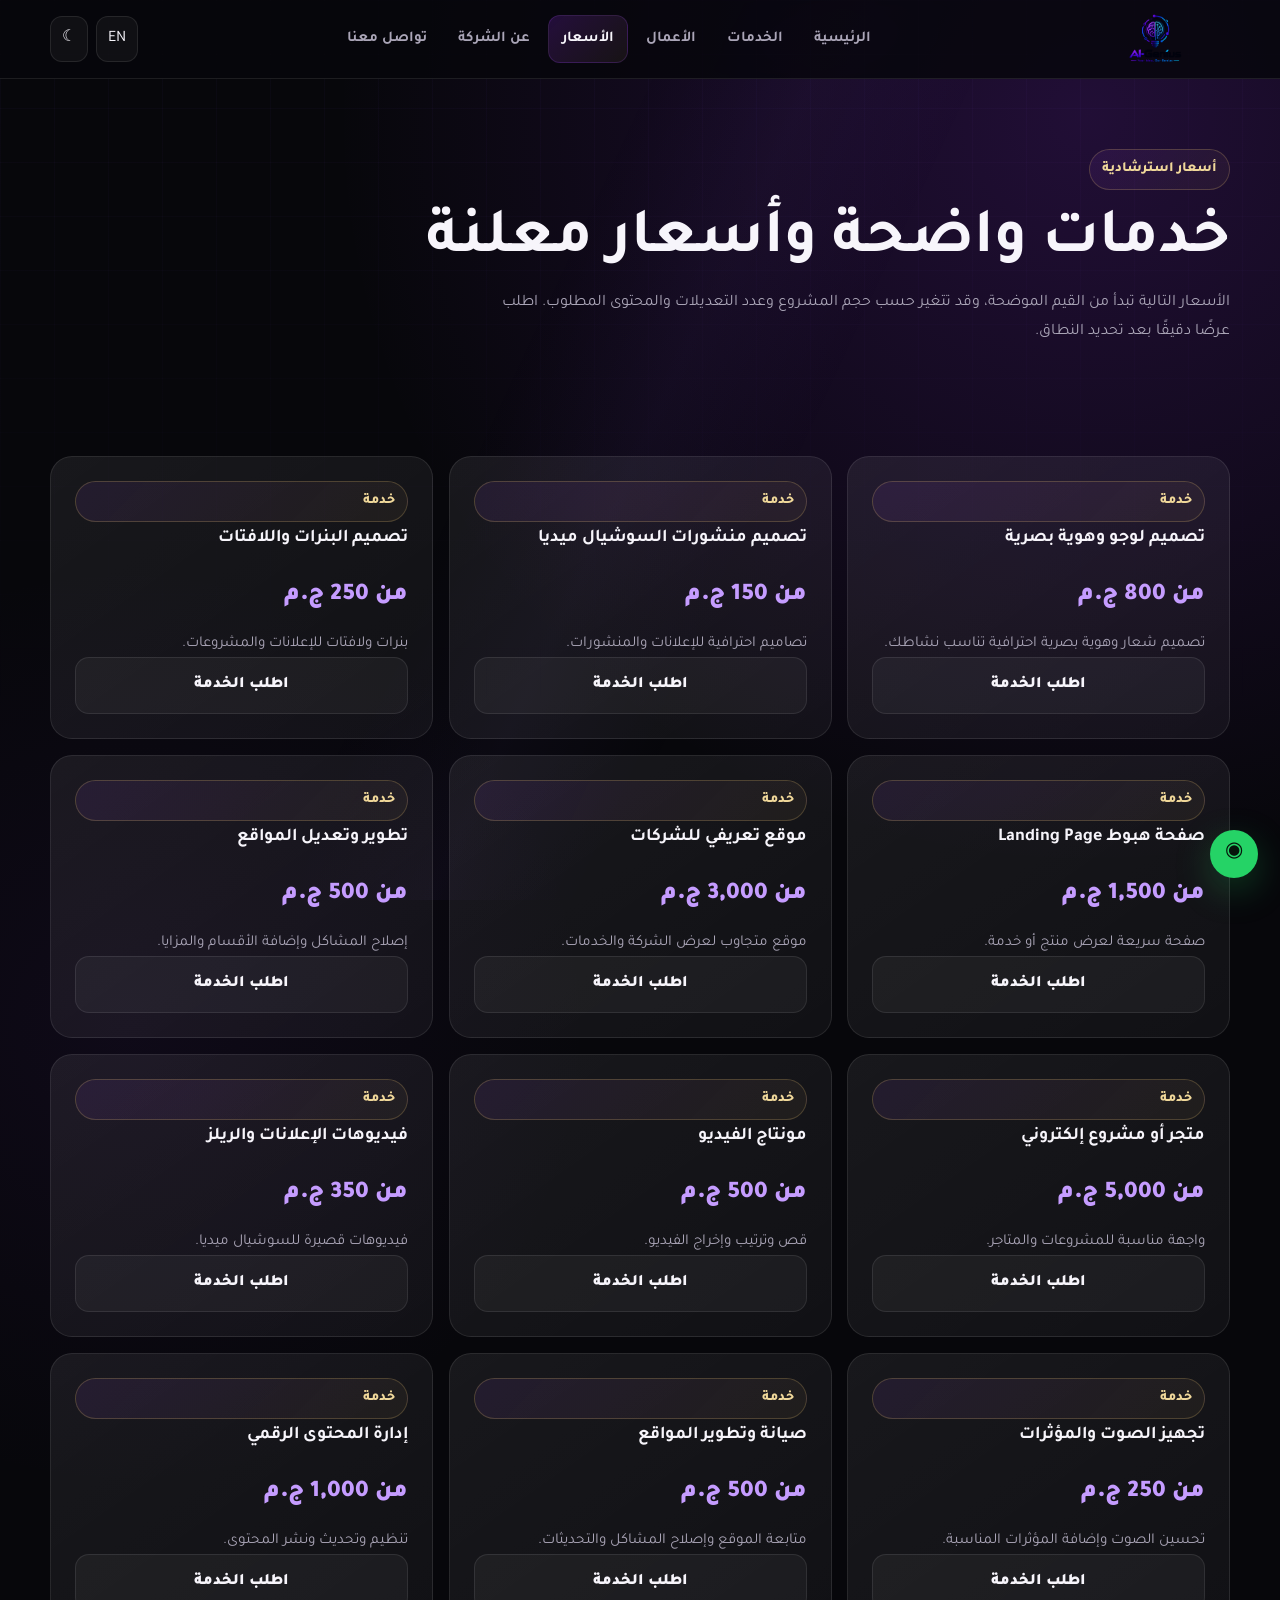
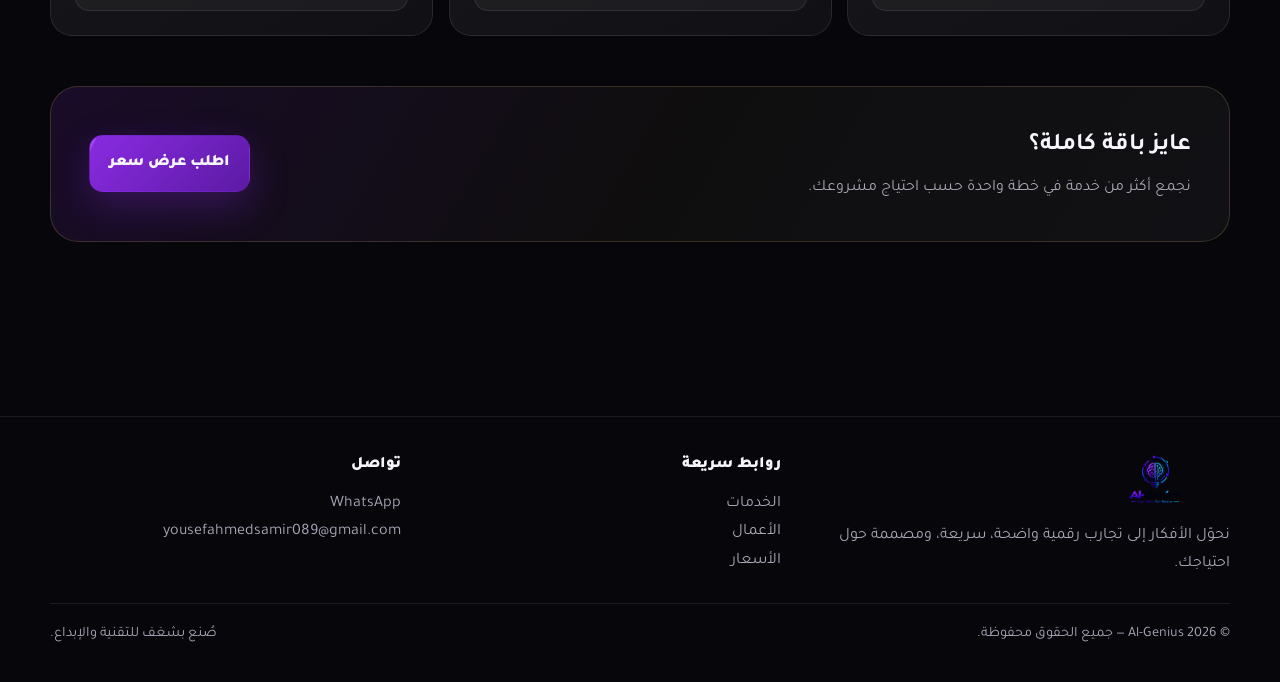
<file: prices.html>
<!doctype html>
<html lang="ar" dir="rtl">
<head>
<meta charset="utf-8">
<meta name="viewport" content="width=device-width, initial-scale=1">
<title>الأسعار | Al-Genius</title>
<meta name="description" content="أسعار استرشادية لخدمات Al-Genius في التصميم والبرمجة والفيديو والدعم الرقمي.">
<meta name="author" content="Youssef Ahmed">
<meta name="theme-color" content="#07070b">
<meta property="og:type" content="website">
<meta property="og:title" content="الأسعار | Al-Genius">
<meta property="og:description" content="أسعار استرشادية لخدمات Al-Genius في التصميم والبرمجة والفيديو والدعم الرقمي.">
<meta property="og:site_name" content="Al-Genius">
<link rel="icon" href="logo.png" type="image/png">
<link rel="stylesheet" href="style.css">
<link rel="preconnect" href="https://fonts.googleapis.com">
<link rel="preconnect" href="https://fonts.gstatic.com" crossorigin>
</head><header class="header"><div class="container header-inner">
<a class="logo" href="index.html"><img src="logo.png" alt="Al-Genius" class="site-logo"></a>
<nav class="nav" aria-label="Main navigation"><a href="index.html" data-ar="الرئيسية" data-en="Home">الرئيسية</a><a href="services.html" data-ar="الخدمات" data-en="Services">الخدمات</a><a href="portfolio.html" data-ar="الأعمال" data-en="Portfolio">الأعمال</a><a href="prices.html" data-ar="الأسعار" data-en="Pricing">الأسعار</a><a href="about.html" data-ar="عن الشركة" data-en="About">عن الشركة</a><a href="contact.html" data-ar="تواصل معنا" data-en="Contact">تواصل معنا</a></nav>
<div class="header-actions">
<button class="language-toggle" id="languageBtn" type="button">EN</button>
<button class="theme-toggle-btn" id="themeBtn" type="button">☾</button>
<button class="menu-toggle" id="menuToggle" type="button" aria-label="القائمة">☰</button>
</div></div>
<div class="container mobile-menu" id="mobileMenu"><a href="index.html" data-ar="الرئيسية" data-en="Home">الرئيسية</a><a href="services.html" data-ar="الخدمات" data-en="Services">الخدمات</a><a href="portfolio.html" data-ar="الأعمال" data-en="Portfolio">الأعمال</a><a href="prices.html" data-ar="الأسعار" data-en="Pricing">الأسعار</a><a href="about.html" data-ar="عن الشركة" data-en="About">عن الشركة</a><a href="contact.html" data-ar="تواصل معنا" data-en="Contact">تواصل معنا</a></div></header><main><section class="page-hero"><div class="container"><span class="badge" data-ar="أسعار استرشادية" data-en="Indicative pricing">أسعار استرشادية</span><h1 data-ar="خدمات واضحة وأسعار معلنة" data-en="Clear services and pricing">خدمات واضحة وأسعار معلنة</h1><p data-ar="الأسعار التالية تبدأ من القيم الموضحة، وقد تتغير حسب حجم المشروع وعدد التعديلات والمحتوى المطلوب. اطلب عرضًا دقيقًا بعد تحديد النطاق." data-en="Prices start from the amounts shown and may change based on scope, revisions and content. Request an exact quote after defining the scope.">الأسعار التالية تبدأ من القيم الموضحة، وقد تتغير حسب حجم المشروع وعدد التعديلات والمحتوى المطلوب. اطلب عرضًا دقيقًا بعد تحديد النطاق.</p></div></section>
<section class="section"><div class="container"><div class="grid grid-3"><div class="card price-card reveal"><span class="badge" data-ar="خدمة" data-en="Service">خدمة</span><h3 data-ar="تصميم لوجو وهوية بصرية" data-en="Logo & visual identity">تصميم لوجو وهوية بصرية</h3><div class="price" data-ar="من 800 ج.م" data-en="From EGP 800">من 800 ج.م</div><p data-ar="تصميم شعار وهوية بصرية احترافية تناسب نشاطك." data-en="Professional logo and visual identity.">تصميم شعار وهوية بصرية احترافية تناسب نشاطك.</p><a class="btn btn-ghost" href="contact.html" data-ar="اطلب الخدمة" data-en="Request service">اطلب الخدمة</a></div><div class="card price-card reveal"><span class="badge" data-ar="خدمة" data-en="Service">خدمة</span><h3 data-ar="تصميم منشورات السوشيال ميديا" data-en="Social media posts">تصميم منشورات السوشيال ميديا</h3><div class="price" data-ar="من 150 ج.م" data-en="From EGP 150">من 150 ج.م</div><p data-ar="تصاميم احترافية للإعلانات والمنشورات." data-en="Professional designs for ads and social posts.">تصاميم احترافية للإعلانات والمنشورات.</p><a class="btn btn-ghost" href="contact.html" data-ar="اطلب الخدمة" data-en="Request service">اطلب الخدمة</a></div><div class="card price-card reveal"><span class="badge" data-ar="خدمة" data-en="Service">خدمة</span><h3 data-ar="تصميم البنرات واللافتات" data-en="Banners & signs">تصميم البنرات واللافتات</h3><div class="price" data-ar="من 250 ج.م" data-en="From EGP 250">من 250 ج.م</div><p data-ar="بنرات ولافتات للإعلانات والمشروعات." data-en="Banners and signs for ads and projects.">بنرات ولافتات للإعلانات والمشروعات.</p><a class="btn btn-ghost" href="contact.html" data-ar="اطلب الخدمة" data-en="Request service">اطلب الخدمة</a></div><div class="card price-card reveal"><span class="badge" data-ar="خدمة" data-en="Service">خدمة</span><h3 data-ar="صفحة هبوط Landing Page" data-en="Landing Page">صفحة هبوط Landing Page</h3><div class="price" data-ar="من 1,500 ج.م" data-en="From EGP 1,500">من 1,500 ج.م</div><p data-ar="صفحة سريعة لعرض منتج أو خدمة." data-en="Fast page for a product or service.">صفحة سريعة لعرض منتج أو خدمة.</p><a class="btn btn-ghost" href="contact.html" data-ar="اطلب الخدمة" data-en="Request service">اطلب الخدمة</a></div><div class="card price-card reveal"><span class="badge" data-ar="خدمة" data-en="Service">خدمة</span><h3 data-ar="موقع تعريفي للشركات" data-en="Business website">موقع تعريفي للشركات</h3><div class="price" data-ar="من 3,000 ج.م" data-en="From EGP 3,000">من 3,000 ج.م</div><p data-ar="موقع متجاوب لعرض الشركة والخدمات." data-en="Responsive website for company and services.">موقع متجاوب لعرض الشركة والخدمات.</p><a class="btn btn-ghost" href="contact.html" data-ar="اطلب الخدمة" data-en="Request service">اطلب الخدمة</a></div><div class="card price-card reveal"><span class="badge" data-ar="خدمة" data-en="Service">خدمة</span><h3 data-ar="تطوير وتعديل المواقع" data-en="Website improvement">تطوير وتعديل المواقع</h3><div class="price" data-ar="من 500 ج.م" data-en="From EGP 500">من 500 ج.م</div><p data-ar="إصلاح المشاكل وإضافة الأقسام والمزايا." data-en="Fixes, sections and feature improvements.">إصلاح المشاكل وإضافة الأقسام والمزايا.</p><a class="btn btn-ghost" href="contact.html" data-ar="اطلب الخدمة" data-en="Request service">اطلب الخدمة</a></div><div class="card price-card reveal"><span class="badge" data-ar="خدمة" data-en="Service">خدمة</span><h3 data-ar="متجر أو مشروع إلكتروني" data-en="E-commerce project">متجر أو مشروع إلكتروني</h3><div class="price" data-ar="من 5,000 ج.م" data-en="From EGP 5,000">من 5,000 ج.م</div><p data-ar="واجهة مناسبة للمشروعات والمتاجر." data-en="A suitable interface for stores and online projects.">واجهة مناسبة للمشروعات والمتاجر.</p><a class="btn btn-ghost" href="contact.html" data-ar="اطلب الخدمة" data-en="Request service">اطلب الخدمة</a></div><div class="card price-card reveal"><span class="badge" data-ar="خدمة" data-en="Service">خدمة</span><h3 data-ar="مونتاج الفيديو" data-en="Video editing">مونتاج الفيديو</h3><div class="price" data-ar="من 500 ج.م" data-en="From EGP 500">من 500 ج.م</div><p data-ar="قص وترتيب وإخراج الفيديو." data-en="Video cutting, editing and finishing.">قص وترتيب وإخراج الفيديو.</p><a class="btn btn-ghost" href="contact.html" data-ar="اطلب الخدمة" data-en="Request service">اطلب الخدمة</a></div><div class="card price-card reveal"><span class="badge" data-ar="خدمة" data-en="Service">خدمة</span><h3 data-ar="فيديوهات الإعلانات والريلز" data-en="Ads & reels">فيديوهات الإعلانات والريلز</h3><div class="price" data-ar="من 350 ج.م" data-en="From EGP 350">من 350 ج.م</div><p data-ar="فيديوهات قصيرة للسوشيال ميديا." data-en="Short videos for social platforms.">فيديوهات قصيرة للسوشيال ميديا.</p><a class="btn btn-ghost" href="contact.html" data-ar="اطلب الخدمة" data-en="Request service">اطلب الخدمة</a></div><div class="card price-card reveal"><span class="badge" data-ar="خدمة" data-en="Service">خدمة</span><h3 data-ar="تجهيز الصوت والمؤثرات" data-en="Audio & effects">تجهيز الصوت والمؤثرات</h3><div class="price" data-ar="من 250 ج.م" data-en="From EGP 250">من 250 ج.م</div><p data-ar="تحسين الصوت وإضافة المؤثرات المناسبة." data-en="Audio enhancement and suitable effects.">تحسين الصوت وإضافة المؤثرات المناسبة.</p><a class="btn btn-ghost" href="contact.html" data-ar="اطلب الخدمة" data-en="Request service">اطلب الخدمة</a></div><div class="card price-card reveal"><span class="badge" data-ar="خدمة" data-en="Service">خدمة</span><h3 data-ar="صيانة وتطوير المواقع" data-en="Website maintenance">صيانة وتطوير المواقع</h3><div class="price" data-ar="من 500 ج.م" data-en="From EGP 500">من 500 ج.م</div><p data-ar="متابعة الموقع وإصلاح المشاكل والتحديثات." data-en="Website fixes, updates and maintenance.">متابعة الموقع وإصلاح المشاكل والتحديثات.</p><a class="btn btn-ghost" href="contact.html" data-ar="اطلب الخدمة" data-en="Request service">اطلب الخدمة</a></div><div class="card price-card reveal"><span class="badge" data-ar="خدمة" data-en="Service">خدمة</span><h3 data-ar="إدارة المحتوى الرقمي" data-en="Digital content management">إدارة المحتوى الرقمي</h3><div class="price" data-ar="من 1,000 ج.م" data-en="From EGP 1,000">من 1,000 ج.م</div><p data-ar="تنظيم وتحديث ونشر المحتوى." data-en="Organizing, updating and publishing content.">تنظيم وتحديث ونشر المحتوى.</p><a class="btn btn-ghost" href="contact.html" data-ar="اطلب الخدمة" data-en="Request service">اطلب الخدمة</a></div></div>
<div class="cta"><div><h2 data-ar="عايز باقة كاملة؟" data-en="Need a complete package?">عايز باقة كاملة؟</h2><p data-ar="نجمع أكثر من خدمة في خطة واحدة حسب احتياج مشروعك." data-en="We can combine services into one plan around your project needs.">نجمع أكثر من خدمة في خطة واحدة حسب احتياج مشروعك.</p></div><a class="btn btn-primary" href="contact.html" data-ar="اطلب عرض سعر" data-en="Get a quote">اطلب عرض سعر</a></div>
</div></section></main><footer class="footer"><div class="container">
<div class="footer-grid">
<div><a class="logo" href="index.html" aria-label="Al-Genius"><img src="logo.png" alt="Al-Genius" class="site-logo"></a><p data-ar="نحوّل الأفكار إلى تجارب رقمية واضحة، سريعة، ومصممة حول احتياجك." data-en="We turn ideas into clear, fast digital experiences built around your needs.">نحوّل الأفكار إلى تجارب رقمية واضحة، سريعة، ومصممة حول احتياجك.</p></div>
<div><div class="footer-title" data-ar="روابط سريعة" data-en="Quick Links">روابط سريعة</div><p><a href="services.html" data-ar="الخدمات" data-en="Services">الخدمات</a></p><p><a href="portfolio.html" data-ar="الأعمال" data-en="Portfolio">الأعمال</a></p><p><a href="prices.html" data-ar="الأسعار" data-en="Pricing">الأسعار</a></p></div>
<div><div class="footer-title" data-ar="تواصل" data-en="Contact">تواصل</div><p><a href="https://wa.me/201012747531" target="_blank" rel="noopener">WhatsApp</a></p><p><a href="mailto:yousefahmedsamir089@gmail.com">yousefahmedsamir089@gmail.com</a></p></div>
</div>
<div class="copyright"><span data-ar="© 2026 Al-Genius — جميع الحقوق محفوظة." data-en="© 2026 Al-Genius — All rights reserved.">© 2026 Al-Genius — جميع الحقوق محفوظة.</span><span data-ar="صُنع بشغف للتقنية والإبداع." data-en="Built with passion for technology and creativity.">صُنع بشغف للتقنية والإبداع.</span></div>
</div></footer>
<a class="whatsapp" href="https://wa.me/201012747531" target="_blank" rel="noopener" aria-label="WhatsApp">◉</a>
<button class="back-to-top" id="backToTop" aria-label="Back to top">↑</button><script src="translations.js"></script><script src="script.js"></script></body></html>
</file>
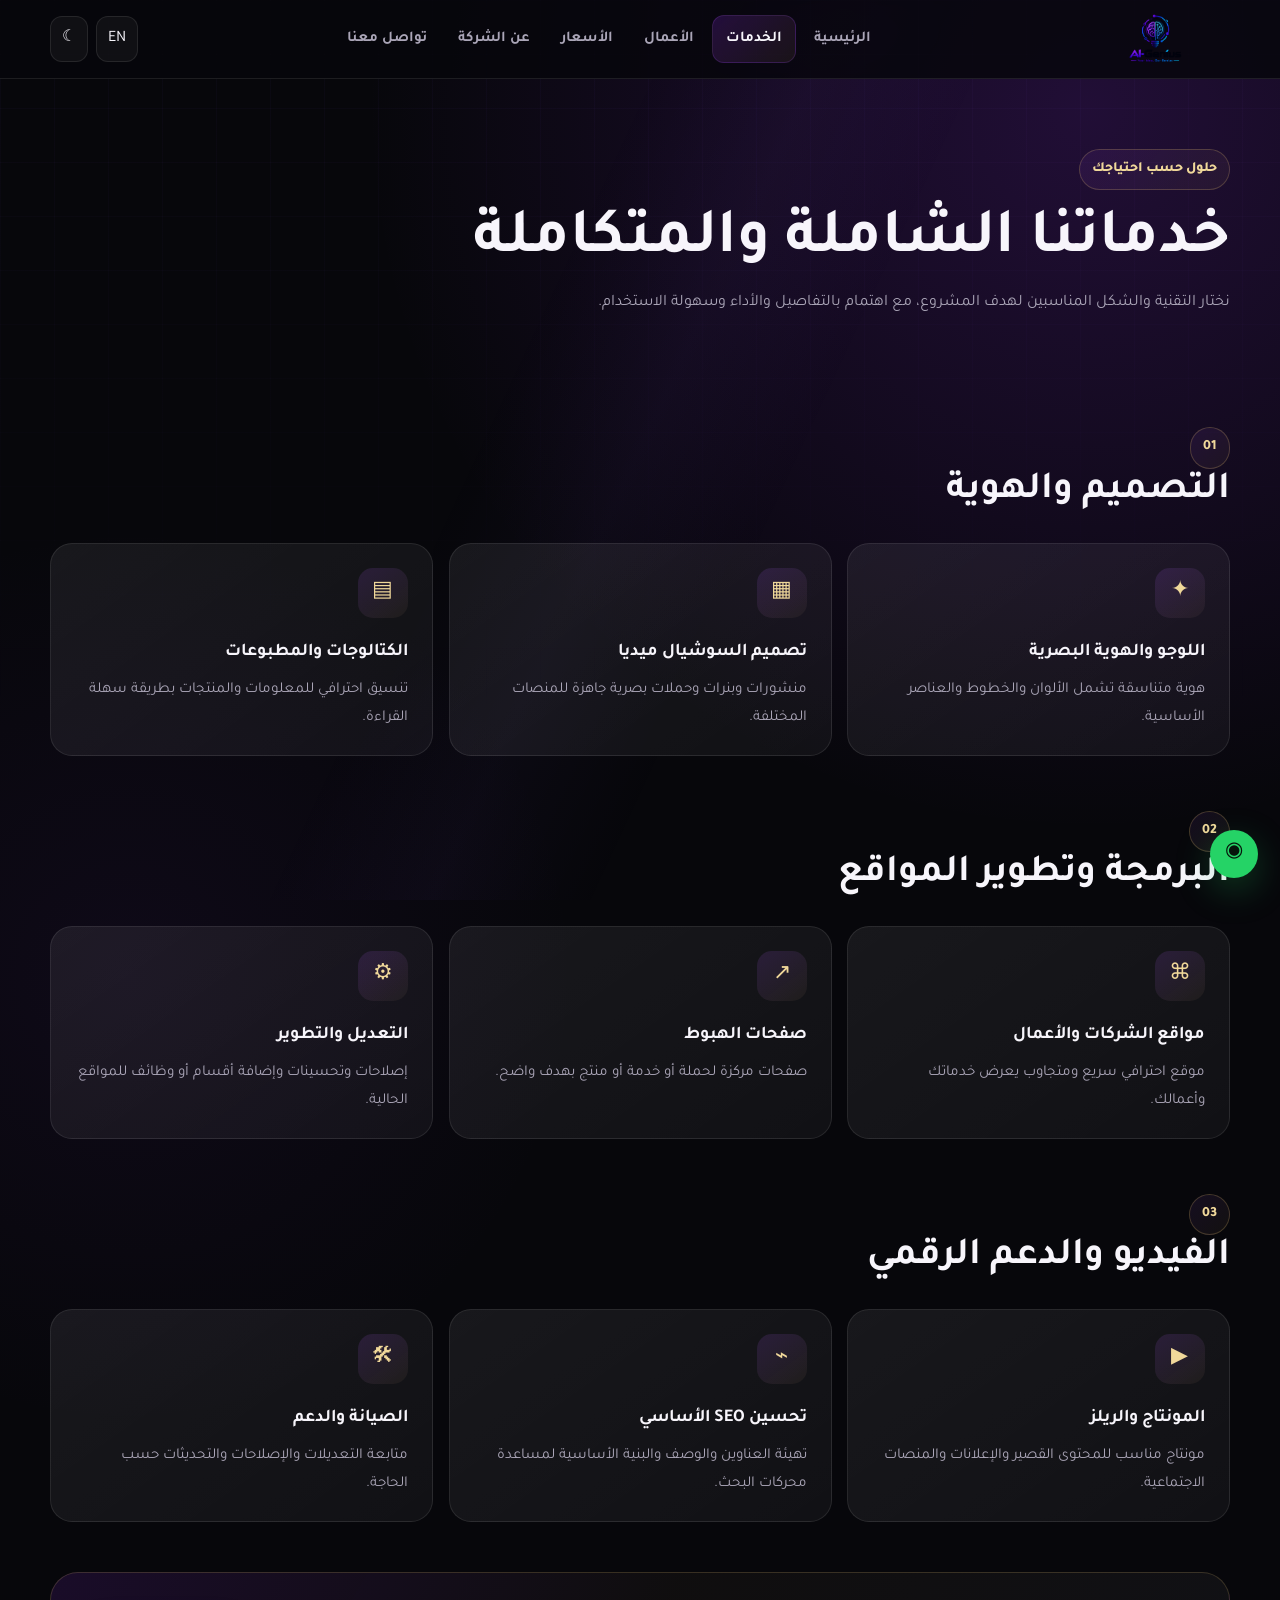
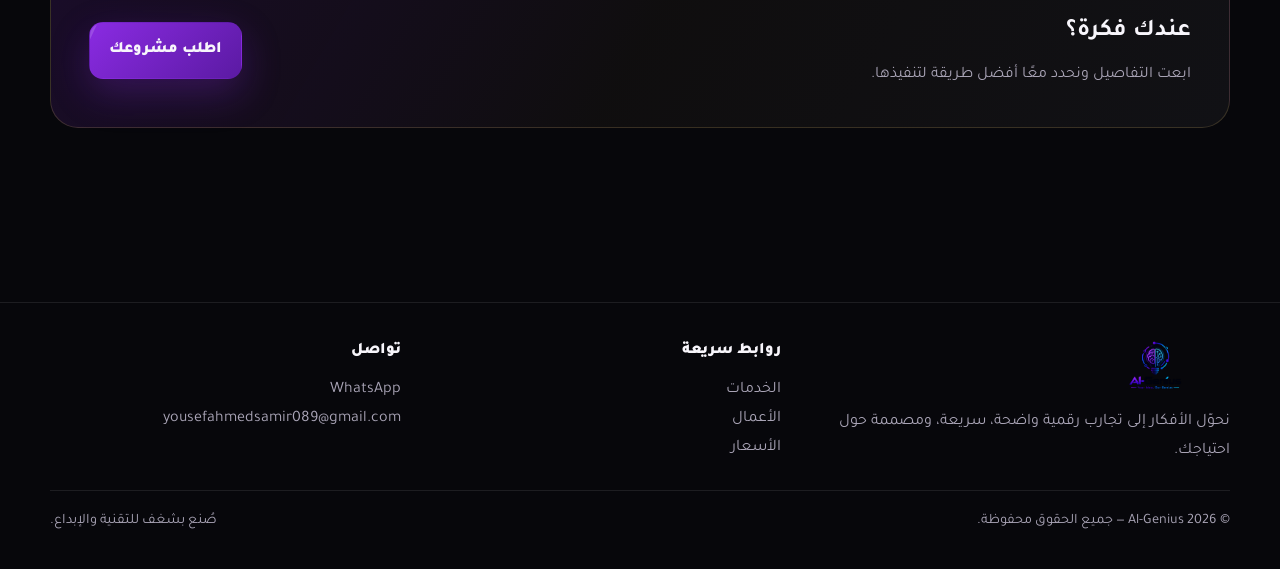
<file: services.html>
<!doctype html>
<html lang="ar" dir="rtl">
<head>
<meta charset="utf-8">
<meta name="viewport" content="width=device-width, initial-scale=1">
<title>الخدمات | Al-Genius</title>
<meta name="description" content="استكشف خدمات Al-Genius في تطوير المواقع والتطبيقات والتصميم والفيديو والدعم الرقمي.">
<meta name="author" content="Youssef Ahmed">
<meta name="theme-color" content="#07070b">
<meta property="og:type" content="website">
<meta property="og:title" content="الخدمات | Al-Genius">
<meta property="og:description" content="استكشف خدمات Al-Genius في تطوير المواقع والتطبيقات والتصميم والفيديو والدعم الرقمي.">
<meta property="og:site_name" content="Al-Genius">
<link rel="icon" href="logo.png" type="image/png">
<link rel="stylesheet" href="style.css">
<link rel="preconnect" href="https://fonts.googleapis.com">
<link rel="preconnect" href="https://fonts.gstatic.com" crossorigin>
</head><header class="header"><div class="container header-inner">
<a class="logo" href="index.html"><img src="logo.png" alt="Al-Genius" class="site-logo"></a>
<nav class="nav" aria-label="Main navigation"><a href="index.html" data-ar="الرئيسية" data-en="Home">الرئيسية</a><a href="services.html" data-ar="الخدمات" data-en="Services">الخدمات</a><a href="portfolio.html" data-ar="الأعمال" data-en="Portfolio">الأعمال</a><a href="prices.html" data-ar="الأسعار" data-en="Pricing">الأسعار</a><a href="about.html" data-ar="عن الشركة" data-en="About">عن الشركة</a><a href="contact.html" data-ar="تواصل معنا" data-en="Contact">تواصل معنا</a></nav>
<div class="header-actions">
<button class="language-toggle" id="languageBtn" type="button">EN</button>
<button class="theme-toggle-btn" id="themeBtn" type="button">☾</button>
<button class="menu-toggle" id="menuToggle" type="button" aria-label="القائمة">☰</button>
</div></div>
<div class="container mobile-menu" id="mobileMenu"><a href="index.html" data-ar="الرئيسية" data-en="Home">الرئيسية</a><a href="services.html" data-ar="الخدمات" data-en="Services">الخدمات</a><a href="portfolio.html" data-ar="الأعمال" data-en="Portfolio">الأعمال</a><a href="prices.html" data-ar="الأسعار" data-en="Pricing">الأسعار</a><a href="about.html" data-ar="عن الشركة" data-en="About">عن الشركة</a><a href="contact.html" data-ar="تواصل معنا" data-en="Contact">تواصل معنا</a></div></header><main><section class="page-hero"><div class="container"><span class="badge" data-ar="حلول حسب احتياجك" data-en="Solutions for your needs">حلول حسب احتياجك</span><h1 data-ar="خدماتنا الشاملة والمتكاملة" data-en="Our complete digital services">خدماتنا الشاملة والمتكاملة</h1><p data-ar="نختار التقنية والشكل المناسبين لهدف المشروع، مع اهتمام بالتفاصيل والأداء وسهولة الاستخدام." data-en="We choose the right technology and direction for your goal, with attention to detail, performance and usability.">نختار التقنية والشكل المناسبين لهدف المشروع، مع اهتمام بالتفاصيل والأداء وسهولة الاستخدام.</p></div></section>
<section class="section"><div class="container">
<div class="section-head"><div><span class="badge">01</span><h2 data-ar="التصميم والهوية" data-en="Design & branding">التصميم والهوية</h2></div></div>
<div class="grid grid-3">
<div class="card reveal"><div class="card-icon">✦</div><h3 data-ar="اللوجو والهوية البصرية" data-en="Logo & visual identity">اللوجو والهوية البصرية</h3><p data-ar="هوية متناسقة تشمل الألوان والخطوط والعناصر الأساسية." data-en="A consistent identity covering colors, typography and core visual elements.">هوية متناسقة تشمل الألوان والخطوط والعناصر الأساسية.</p></div>
<div class="card reveal"><div class="card-icon">▦</div><h3 data-ar="تصميم السوشيال ميديا" data-en="Social media design">تصميم السوشيال ميديا</h3><p data-ar="منشورات وبنرات وحملات بصرية جاهزة للمنصات المختلفة." data-en="Posts, banners and visual campaigns for different platforms.">منشورات وبنرات وحملات بصرية جاهزة للمنصات المختلفة.</p></div>
<div class="card reveal"><div class="card-icon">▤</div><h3 data-ar="الكتالوجات والمطبوعات" data-en="Catalogs & print">الكتالوجات والمطبوعات</h3><p data-ar="تنسيق احترافي للمعلومات والمنتجات بطريقة سهلة القراءة." data-en="Professional layouts for information and products that are easy to scan.">تنسيق احترافي للمعلومات والمنتجات بطريقة سهلة القراءة.</p></div>
</div>
<div class="section-head" style="margin-top:55px"><div><span class="badge">02</span><h2 data-ar="البرمجة وتطوير المواقع" data-en="Web development">البرمجة وتطوير المواقع</h2></div></div>
<div class="grid grid-3">
<div class="card reveal"><div class="card-icon">⌘</div><h3 data-ar="مواقع الشركات والأعمال" data-en="Business websites">مواقع الشركات والأعمال</h3><p data-ar="موقع احترافي سريع ومتجاوب يعرض خدماتك وأعمالك." data-en="Fast responsive websites that present your services and work professionally.">موقع احترافي سريع ومتجاوب يعرض خدماتك وأعمالك.</p></div>
<div class="card reveal"><div class="card-icon">↗</div><h3 data-ar="صفحات الهبوط" data-en="Landing pages">صفحات الهبوط</h3><p data-ar="صفحات مركزة لحملة أو خدمة أو منتج بهدف واضح." data-en="Focused pages for a campaign, service or product with a clear goal.">صفحات مركزة لحملة أو خدمة أو منتج بهدف واضح.</p></div>
<div class="card reveal"><div class="card-icon">⚙</div><h3 data-ar="التعديل والتطوير" data-en="Website improvement">التعديل والتطوير</h3><p data-ar="إصلاحات وتحسينات وإضافة أقسام أو وظائف للمواقع الحالية." data-en="Fixes, improvements and new sections or features for existing sites.">إصلاحات وتحسينات وإضافة أقسام أو وظائف للمواقع الحالية.</p></div>
</div>
<div class="section-head" style="margin-top:55px"><div><span class="badge">03</span><h2 data-ar="الفيديو والدعم الرقمي" data-en="Video & digital support">الفيديو والدعم الرقمي</h2></div></div>
<div class="grid grid-3">
<div class="card reveal"><div class="card-icon">▶</div><h3 data-ar="المونتاج والريلز" data-en="Editing & reels">المونتاج والريلز</h3><p data-ar="مونتاج مناسب للمحتوى القصير والإعلانات والمنصات الاجتماعية." data-en="Editing for short-form content, ads and social platforms.">مونتاج مناسب للمحتوى القصير والإعلانات والمنصات الاجتماعية.</p></div>
<div class="card reveal"><div class="card-icon">⌁</div><h3 data-ar="تحسين SEO الأساسي" data-en="Basic SEO">تحسين SEO الأساسي</h3><p data-ar="تهيئة العناوين والوصف والبنية الأساسية لمساعدة محركات البحث." data-en="Titles, descriptions and basic structure to support search visibility.">تهيئة العناوين والوصف والبنية الأساسية لمساعدة محركات البحث.</p></div>
<div class="card reveal"><div class="card-icon">🛠</div><h3 data-ar="الصيانة والدعم" data-en="Maintenance & support">الصيانة والدعم</h3><p data-ar="متابعة التعديلات والإصلاحات والتحديثات حسب الحاجة." data-en="Ongoing fixes, updates and adjustments when needed.">متابعة التعديلات والإصلاحات والتحديثات حسب الحاجة.</p></div>
</div>
<div class="cta"><div><h2 data-ar="عندك فكرة؟" data-en="Have an idea?">عندك فكرة؟</h2><p data-ar="ابعت التفاصيل ونحدد معًا أفضل طريقة لتنفيذها." data-en="Send the details and we’ll define the right way to build it.">ابعت التفاصيل ونحدد معًا أفضل طريقة لتنفيذها.</p></div><a class="btn btn-primary" href="contact.html" data-ar="اطلب مشروعك" data-en="Request your project">اطلب مشروعك</a></div>
</div></section></main><footer class="footer"><div class="container">
<div class="footer-grid">
<div><a class="logo" href="index.html" aria-label="Al-Genius"><img src="logo.png" alt="Al-Genius" class="site-logo"></a><p data-ar="نحوّل الأفكار إلى تجارب رقمية واضحة، سريعة، ومصممة حول احتياجك." data-en="We turn ideas into clear, fast digital experiences built around your needs.">نحوّل الأفكار إلى تجارب رقمية واضحة، سريعة، ومصممة حول احتياجك.</p></div>
<div><div class="footer-title" data-ar="روابط سريعة" data-en="Quick Links">روابط سريعة</div><p><a href="services.html" data-ar="الخدمات" data-en="Services">الخدمات</a></p><p><a href="portfolio.html" data-ar="الأعمال" data-en="Portfolio">الأعمال</a></p><p><a href="prices.html" data-ar="الأسعار" data-en="Pricing">الأسعار</a></p></div>
<div><div class="footer-title" data-ar="تواصل" data-en="Contact">تواصل</div><p><a href="https://wa.me/201012747531" target="_blank" rel="noopener">WhatsApp</a></p><p><a href="mailto:yousefahmedsamir089@gmail.com">yousefahmedsamir089@gmail.com</a></p></div>
</div>
<div class="copyright"><span data-ar="© 2026 Al-Genius — جميع الحقوق محفوظة." data-en="© 2026 Al-Genius — All rights reserved.">© 2026 Al-Genius — جميع الحقوق محفوظة.</span><span data-ar="صُنع بشغف للتقنية والإبداع." data-en="Built with passion for technology and creativity.">صُنع بشغف للتقنية والإبداع.</span></div>
</div></footer>
<a class="whatsapp" href="https://wa.me/201012747531" target="_blank" rel="noopener" aria-label="WhatsApp">◉</a>
<button class="back-to-top" id="backToTop" aria-label="Back to top">↑</button><script src="translations.js"></script><script src="script.js"></script></body></html>
</file>
<file: style.css>
@import url('https://fonts.googleapis.com/css2?family=Tajawal:wght@400;500;600;700;800;900&display=swap');

/* ==========================================================================
   1. VARIABLES & THEMES
   ========================================================================== */
:root {
    --bg: #07070b;
    --bg2: #0b0a12;
    --surface: rgba(255, 255, 255, 0.045);
    --surface2: rgba(255, 255, 255, 0.07);
    --text: #f7f5fb;
    --muted: #aaa5b7;
    --accent: #9b6cff;
    --accent2: #c59cff;
    --green: #25d366;
    --gold: #d8b36a;
    --gold2: #f0d89a;
    --border: rgba(255, 255, 255, 0.09);
    --shadow: 0 24px 80px rgba(0, 0, 0, 0.32);
    --r: 22px;
    --max: 1180px;
    --mx: 50%;
    --my: 50%;
}

body.light-mode {
    --bg: #f6f5fa;
    --bg2: #fff;
    --surface: rgba(15, 12, 25, 0.045);
    --surface2: rgba(15, 12, 25, 0.07);
    --text: #15121d;
    --muted: #666171;
    --border: rgba(15, 12, 25, 0.1);
    --shadow: 0 24px 70px rgba(32, 24, 55, 0.12);
}

/* ==========================================================================
   2. BASE & RESET STYLES
   ========================================================================== */
* {
    box-sizing: border-box;
    margin: 0;
    padding: 0;
}

html {
    scroll-behavior: smooth;
    scroll-padding-top: 90px;
}

body {
    font-family: 'Tajawal', Arial, sans-serif;
    background: radial-gradient(circle at 85% 5%, rgba(138, 43, 226, 0.20), transparent 31%),
                radial-gradient(circle at 10% 45%, rgba(84, 34, 140, 0.10), transparent 27%),
                var(--bg);
    color: var(--text);
    line-height: 1.8;
    min-height: 100vh;
    overflow-x: hidden;
    position: relative;
    isolation: isolate;
    animation: agPageIn 0.55s ease both;
}

/* Glowing background overlay */
body::before {
    content: "";
    position: fixed;
    inset: 0;
    pointer-events: none;
    background: linear-gradient(115deg, transparent 40%, rgba(155, 108, 255, 0.035), transparent 60%);
    z-index: -2;
}

/* Grid background overlay */
body::after {
    content: "";
    position: fixed;
    inset: 0;
    pointer-events: none;
    z-index: -2;
    background-image: linear-gradient(rgba(155, 108, 255, 0.035) 1px, transparent 1px),
                      linear-gradient(90deg, rgba(155, 108, 255, 0.035) 1px, transparent 1px);
    background-size: 54px 54px;
    mask-image: linear-gradient(to bottom, black, transparent 82%);
    animation: agGrid 18s linear infinite;
}

a {
    color: inherit;
    text-decoration: none;
}

button, input, textarea, select {
    font: inherit;
}

::selection {
    background: rgba(168, 85, 247, 0.35);
    color: #fff;
}

.container {
    width: min(var(--max), calc(100% - 36px));
    margin: auto;
}

main {
    min-height: 70vh;
}

/* ==========================================================================
   3. HEADER & NAVIGATION
   ========================================================================== */
.header {
    position: sticky;
    top: 0;
    z-index: 1000;
    background: rgba(7, 7, 11, 0.82);
    backdrop-filter: blur(18px);
    -webkit-backdrop-filter: blur(18px);
    border-bottom: 1px solid var(--border);
}

.light-mode .header {
    background: rgba(255, 255, 255, 0.82);
}

.header-inner {
    min-height: 78px;
    display: flex;
    align-items: center;
    gap: 24px;
}

.brand {
    display: flex;
    align-items: center;
    gap: 10px;
    color: var(--text);
    font-weight: 900;
    font-size: 1.35rem;
    white-space: nowrap;
}

.brand img {
    width: 38px;
    height: 38px;
    border-radius: 11px;
    box-shadow: 0 0 28px rgba(168, 85, 247, 0.24);
}

.brand i, .footer-brand i {
    color: var(--gold);
    font-style: normal;
}

.logo {
    font-size: 1.35rem;
    font-weight: 900;
    letter-spacing: -0.5px;
    white-space: nowrap;
}

.logo i {
    color: var(--accent);
    font-style: normal;
}

.nav {
    display: flex;
    align-items: center;
    gap: 5px;
    margin-inline: auto;
}

.nav a {
    padding: 9px 13px;
    border-radius: 12px;
    color: var(--muted);
    font-weight: 700;
    font-size: 0.94rem;
    transition: 0.25s;
}

.nav a:hover {
    color: var(--text);
    background: var(--surface2);
}

.nav a.active {
    color: var(--text);
    background: linear-gradient(135deg, rgba(138, 43, 226, 0.22), rgba(216, 179, 106, 0.08));
    border: 1px solid rgba(168, 85, 247, 0.18);
}

.header-actions {
    display: flex;
    align-items: center;
    gap: 8px;
}

.icon-btn, .language-toggle, .theme-toggle-btn, .menu-toggle {
    border: 1px solid var(--border);
    background: var(--surface);
    color: var(--text);
    border-radius: 12px;
    padding: 8px 11px;
    cursor: pointer;
    transition: 0.25s;
}

.icon-btn:hover, .language-toggle:hover, .theme-toggle-btn:hover {
    border-color: rgba(155, 108, 255, 0.45);
    transform: translateY(-1px);
}

.menu-toggle {
    display: none;
    font-size: 1.2rem;
}

.mobile-menu {
    display: none;
}

/* ==========================================================================
   4. BUTTONS & UI ELEMENTS
   ========================================================================== */
.btn {
    display: inline-flex;
    align-items: center;
    justify-content: center;
    gap: 9px;
    padding: 13px 19px;
    border-radius: 14px;
    border: 1px solid transparent;
    font-weight: 900;
    transition: 0.25s;
    cursor: pointer;
    position: relative;
    overflow: hidden;
}

.btn::before {
    content: "";
    position: absolute;
    inset: -2px;
    background: linear-gradient(110deg, transparent 25%, rgba(255, 255, 255, 0.25), transparent 70%);
    transform: translateX(-120%);
    transition: transform 0.7s;
    pointer-events: none;
}

.btn:hover::before {
    transform: translateX(120%);
}

.btn::after {
    content: "";
    position: absolute;
    top: -120%;
    left: -30%;
    width: 25%;
    height: 340%;
    transform: rotate(25deg);
    background: rgba(255, 255, 255, 0.16);
    transition: left 0.6s ease;
}

.btn:hover::after {
    left: 120%;
}

.btn.ripple {
    isolation: isolate;
}

.btn-primary {
    background: linear-gradient(135deg, #8a2be2, #5b1aa3);
    box-shadow: 0 14px 38px rgba(138, 43, 226, 0.28);
}

.btn-primary:hover {
    transform: translateY(-3px);
    box-shadow: 0 18px 48px rgba(138, 43, 226, 0.4);
}

.btn-ghost {
    border-color: var(--border);
    background: var(--surface);
    color: var(--text);
}

.btn-ghost:hover {
    transform: translateY(-3px);
    border-color: rgba(155, 108, 255, 0.4);
}

.kicker, .badge {
    display: inline-flex;
    align-items: center;
    gap: 8px;
    border: 1px solid rgba(216, 179, 106, 0.25);
    background: linear-gradient(135deg, rgba(168, 85, 247, 0.09), rgba(216, 179, 106, 0.06));
    color: var(--gold2);
    padding: 7px 12px;
    border-radius: 999px;
    font-weight: 800;
    font-size: 0.88rem;
}

.kicker {
    animation: agKicker 3s ease-in-out infinite;
}

.ag-ripple {
    position: absolute;
    border-radius: 50%;
    background: rgba(255, 255, 255, 0.28);
    transform: scale(0);
    animation: agRipple 0.65s ease-out;
    pointer-events: none;
}

/* ==========================================================================
   5. HERO SECTION & ORBIT
   ========================================================================== */
.hero {
    padding: 105px 0 62px;
    position: relative;
}

.hero-grid {
    display: grid;
    grid-template-columns: 1.15fr 0.85fr;
    gap: 58px;
    align-items: center;
}

h1 {
    font-size: clamp(2.5rem, 6vw, 5.2rem);
    line-height: 1.08;
    letter-spacing: -2px;
    margin: 18px 0;
    animation: agTitle 1s 0.15s both cubic-bezier(0.2, 0.75, 0.25, 1);
}

h1 span {
    background: linear-gradient(135deg, #fff, var(--gold2), #a855f7);
    -webkit-background-clip: text;
    -webkit-text-fill-color: transparent;
}

.hero p {
    font-size: 1.12rem;
    color: var(--muted);
    max-width: 690px;
}

.actions {
    display: flex;
    gap: 12px;
    flex-wrap: wrap;
    margin-top: 28px;
}

.hero-card {
    border: 1px solid rgba(216, 179, 106, 0.16);
    background: linear-gradient(145deg, rgba(138, 43, 226, 0.15), rgba(216, 179, 106, 0.035) 70%, var(--surface));
    border-radius: 30px;
    padding: 28px;
    box-shadow: var(--shadow);
    position: relative;
    overflow: hidden;
    animation: agHeroFloat 5s ease-in-out infinite;
}

.hero-card::after {
    content: "";
    position: absolute;
    width: 180px;
    height: 180px;
    border-radius: 50%;
    background: var(--accent);
    filter: blur(70px);
    opacity: 0.18;
    top: -80px;
    left: -70px;
}

.hero-mini {
    display: flex;
    justify-content: space-between;
    gap: 15px;
    margin-top: 18px;
    color: var(--muted);
    font-size: 0.85rem;
}

.hero-mini strong {
    color: var(--gold2);
}

/* Orbit Elements */
.orbit {
    aspect-ratio: 1;
    max-width: 360px;
    margin: auto;
    display: grid;
    place-items: center;
    position: relative;
}

.orbit::before, .orbit::after {
    content: "";
    position: absolute;
    border: 1px solid rgba(155, 108, 255, 0.25);
    border-radius: 50%;
}

.orbit::before {
    inset: 13%;
    animation: agOrbit 12s linear infinite;
}

.orbit::after {
    inset: 28%;
    border-style: dashed;
    animation: agOrbit 8s linear infinite reverse;
}

.orbit-core {
    width: 150px;
    height: 150px;
    border-radius: 42px;
    background: linear-gradient(145deg, #a855f7, #7b2cbf 55%, #8c6a2f);
    display: grid;
    place-items: center;
    box-shadow: 0 0 0 1px rgba(197, 156, 255, 0.18), 
                0 0 35px rgba(155, 108, 255, 0.28), 
                inset 0 0 35px rgba(155, 108, 255, 0.12);
    font-size: 2.5rem;
    font-weight: 900;
    transform: rotate(-5deg);
    animation: agCore 5s ease-in-out infinite, agPulse 2.8s ease-in-out infinite;
    transform-origin: center;
}

.float {
    position: absolute;
    border: 1px solid var(--border);
    background: rgba(15, 12, 25, 0.82);
    backdrop-filter: blur(10px);
    padding: 9px 12px;
    border-radius: 14px;
    font-weight: 800;
    font-size: 0.85rem;
    animation: agBob 4s ease-in-out infinite;
}

.f1 { top: 10%; right: 5%; }
.f2 { bottom: 12%; left: 3%; animation-delay: -1.3s; }
.f3 { top: 43%; left: -2%; animation-delay: -2.5s; }

.light-mode .float {
    background: rgba(255, 255, 255, 0.86);
}

[dir="ltr"] .float.f1 { right: auto; left: 5%; }
[dir="ltr"] .float.f2 { left: auto; right: 3%; }
[dir="ltr"] .float.f3 { left: auto; right: -2%; }

/* Page Hero */
.page-hero {
    padding: 70px 0 35px;
}

.page-hero h1 {
    font-size: clamp(2.3rem, 5vw, 4rem);
    margin-bottom: 12px;
}

.page-hero p {
    color: var(--muted);
    max-width: 760px;
}

/* ==========================================================================
   6. CARDS, GRIDS & SECTIONS
   ========================================================================== */
.section {
    padding: 74px 0;
}

.section-head {
    display: flex;
    align-items: flex-end;
    justify-content: space-between;
    gap: 20px;
    margin-bottom: 28px;
}

.section-head h2 {
    font-size: clamp(1.7rem, 3vw, 2.5rem);
    line-height: 1.2;
}

.section-head p {
    color: var(--muted);
    max-width: 650px;
}

.grid {
    display: grid;
    gap: 16px;
}

.grid-2 { grid-template-columns: repeat(2, 1fr); }
.grid-3 { grid-template-columns: repeat(3, 1fr); }
.grid-4 { grid-template-columns: repeat(4, 1fr); }

.card {
    border: 1px solid var(--border);
    background: linear-gradient(145deg, var(--surface2), var(--surface));
    border-radius: var(--r);
    padding: 24px;
    transition: 0.3s;
    position: relative;
    overflow: hidden;
    transform-style: preserve-3d;
    will-change: transform;
}

.card::before, .hero-card::before, .project-card::before {
    content: "";
    position: absolute;
    inset: 0;
    background: radial-gradient(circle at var(--mx) var(--my), rgba(255, 255, 255, 0.13), transparent 28%);
    opacity: 0;
    transition: opacity 0.3s;
    pointer-events: none;
    z-index: 2;
}

.card::after, .hero-card::after, .stat::after, .values > div::after, .project-card::after {
    content: "";
    position: absolute;
    inset: 0;
    border-radius: inherit;
    pointer-events: none;
    background: radial-gradient(circle at var(--mx, 50%) var(--my, 50%), rgba(197, 156, 255, 0.18), transparent 34%);
    opacity: 0;
    transition: opacity 0.25s;
}

.card:hover, .hero-card:hover, .cta:hover {
    border-color: rgba(155, 108, 255, 0.45);
    box-shadow: 0 25px 90px rgba(0, 0, 0, 0.35), 0 0 32px rgba(155, 108, 255, 0.09);
}

.card:hover::before, .hero-card:hover::before, .project-card:hover::before,
.card:hover::after, .hero-card:hover::after, .stat:hover::after, .values > div:hover::after, .project-card:hover::after {
    opacity: 1;
}

.card-icon {
    width: 50px;
    height: 50px;
    display: grid;
    place-items: center;
    border-radius: 15px;
    background: linear-gradient(145deg, rgba(168, 85, 247, 0.15), rgba(216, 179, 106, 0.06));
    color: var(--gold2);
    font-size: 1.35rem;
    margin-bottom: 18px;
    transition: transform 0.35s cubic-bezier(0.2, 0.8, 0.2, 1), box-shadow 0.35s;
}

.card:hover .card-icon {
    transform: translateZ(18px) rotate(-6deg) scale(1.08);
    box-shadow: 0 12px 30px rgba(168, 85, 247, 0.16);
}

.card h3 {
    font-size: 1.12rem;
    margin-bottom: 8px;
}

.card p {
    color: var(--muted);
    font-size: 0.95rem;
}

/* Split layout */
.split {
    display: grid;
    grid-template-columns: 1.1fr 0.9fr;
    gap: 18px;
    align-items: stretch;
}

.split .card {
    padding: 34px;
}

.split h2 {
    font-size: clamp(1.8rem, 4vw, 3rem);
    line-height: 1.2;
    margin: 15px 0;
}

.split p {
    color: var(--muted);
    margin-bottom: 24px;
}

/* Values Component */
.values {
    display: grid;
    grid-template-columns: 1fr 1fr;
    gap: 12px;
}

.values > div {
    border: 1px solid var(--border);
    background: var(--surface);
    border-radius: 22px;
    padding: 28px;
    display: flex;
    flex-direction: column;
    justify-content: space-between;
    min-height: 150px;
    transform-style: preserve-3d;
    will-change: transform;
    position: relative;
}

.values strong {
    color: var(--gold);
    font-size: 0.9rem;
}

.values h3 {
    font-size: 1.5rem;
}

/* Stats Component */
.stats {
    display: grid;
    grid-template-columns: repeat(4, 1fr);
    gap: 12px;
}

.stat {
    padding: 20px;
    text-align: center;
    border: 1px solid var(--border);
    background: var(--surface);
    border-radius: 18px;
    transform-style: preserve-3d;
    will-change: transform;
    position: relative;
}

.stat strong {
    display: block;
    font-size: 1.7rem;
    background: linear-gradient(135deg, #fff, var(--gold2), #a855f7);
    -webkit-background-clip: text;
    -webkit-text-fill-color: transparent;
    transition: transform 0.35s;
}

.stat:hover strong {
    transform: scale(1.08);
}

.stat span {
    color: var(--muted);
    font-size: 0.9rem;
}

/* Projects & Pricing */
.price-card {
    display: flex;
    flex-direction: column;
    min-height: 100%;
}

.price {
    font-size: 1.5rem;
    font-weight: 900;
    color: var(--accent2);
    margin: 12px 0;
}

.price-card .btn {
    margin-top: auto;
}

.project-card {
    padding: 0;
    overflow: hidden;
    transform-style: preserve-3d;
    will-change: transform;
}

.project-cover {
    height: 190px;
    background: radial-gradient(circle at 30% 20%, rgba(197, 156, 255, 0.45), transparent 24%),
                radial-gradient(circle at 80% 70%, rgba(216, 179, 106, 0.16), transparent 25%),
                linear-gradient(135deg, #151022, #2b1748 55%, #0d0b14);
    display: grid;
    place-items: center;
    font-size: 2rem;
    font-weight: 900;
    position: relative;
    transition: transform 0.5s ease;
}

.project-cover::after {
    content: "AL-GENIUS";
    font-size: 0.75rem;
    letter-spacing: 4px;
    position: absolute;
    bottom: 15px;
    opacity: 0.5;
}

.project-card:hover .project-cover {
    transform: scale(1.045);
}

.project-body {
    padding: 22px;
}

.filter {
    display: flex;
    gap: 8px;
    flex-wrap: wrap;
    margin-bottom: 22px;
}

.filter button {
    border: 1px solid var(--border);
    background: var(--surface);
    color: var(--muted);
    padding: 8px 13px;
    border-radius: 999px;
    cursor: pointer;
}

.filter button.active {
    background: rgba(155, 108, 255, 0.14);
    color: var(--text);
    border-color: rgba(155, 108, 255, 0.35);
}

/* Process & List */
.list {
    list-style: none;
    display: grid;
    gap: 9px;
    margin-top: 18px;
}

.list li {
    color: var(--muted);
}

.list li::before {
    content: "✓";
    color: var(--green);
    font-weight: 900;
    margin-inline-end: 9px;
}

.process {
    counter-reset: steps;
}

.process .card {
    padding-inline-start: 28px;
}

.step-num {
    font-size: 0.82rem;
    color: var(--accent2);
    font-weight: 900;
    margin-bottom: 12px;
}

/* ==========================================================================
   7. CONTACT & FORMS
   ========================================================================== */
.contact-grid {
    display: grid;
    grid-template-columns: 0.75fr 1.25fr;
    gap: 20px;
}

.contact-info {
    display: grid;
    gap: 12px;
}

.contact-item {
    display: flex;
    gap: 14px;
    align-items: flex-start;
}

.contact-item .card-icon {
    flex: none;
    margin: 0;
}

.contact-item a {
    color: var(--accent2);
}

form {
    display: grid;
    gap: 13px;
}

.form-grid {
    display: grid;
    grid-template-columns: 1fr 1fr;
    gap: 13px;
}

label {
    font-weight: 800;
    font-size: 0.9rem;
}

input, textarea, select {
    width: 100%;
    margin-top: 6px;
    background: var(--surface);
    border: 1px solid var(--border);
    color: var(--text);
    border-radius: 13px;
    padding: 12px 13px;
    outline: none;
}

input:focus, textarea:focus, select:focus {
    border-color: var(--accent);
}

textarea {
    min-height: 145px;
    resize: vertical;
}

option {
    background: #17131f;
}

/* ==========================================================================
   8. FOOTER & CTA
   ========================================================================== */
.cta {
    margin: 50px 0;
    padding: 38px;
    border: 1px solid rgba(216, 179, 106, 0.2);
    border-radius: 28px;
    background: linear-gradient(120deg, rgba(138, 43, 226, 0.14), rgba(216, 179, 106, 0.045), var(--surface));
    display: flex;
    justify-content: space-between;
    align-items: center;
    gap: 20px;
}

.cta h2 {
    margin-bottom: 6px;
}

.cta p {
    color: var(--muted);
}

.footer {
    border-top: 1px solid var(--border);
    padding: 34px 0;
    margin-top: 50px;
}

.footer-grid {
    display: grid;
    grid-template-columns: 1.2fr 1fr 1fr;
    gap: 28px;
}

.footer p, .footer a {
    color: var(--muted);
}

.footer a:hover {
    color: var(--text);
}

.footer-title {
    font-weight: 900;
    margin-bottom: 10px;
}

.copyright {
    border-top: 1px solid var(--border);
    margin-top: 24px;
    padding-top: 18px;
    color: var(--muted);
    font-size: 0.9rem;
    display: flex;
    justify-content: space-between;
    gap: 15px;
    flex-wrap: wrap;
}

.text-link {
    color: var(--gold2);
    font-weight: 900;
}

.notice {
    padding: 12px 15px;
    border: 1px dashed rgba(155, 108, 255, 0.3);
    border-radius: 14px;
    color: var(--muted);
    background: rgba(155, 108, 255, 0.05);
    font-size: 0.9rem;
}

/* Floating Widgets */
.back-to-top {
    position: fixed;
    bottom: 22px;
    left: 22px;
    width: 44px;
    height: 44px;
    border-radius: 50%;
    border: 1px solid var(--border);
    background: rgba(20, 16, 30, 0.9);
    color: white;
    display: grid;
    place-items: center;
    cursor: pointer;
    opacity: 0;
    pointer-events: none;
    transition: 0.25s;
    z-index: 900;
}

.back-to-top.show {
    opacity: 1;
    pointer-events: auto;
}

.whatsapp {
    position: fixed;
    bottom: 22px;
    right: 22px;
    width: 48px;
    height: 48px;
    border-radius: 50%;
    background: #25d366;
    color: #06150b;
    display: grid;
    place-items: center;
    font-size: 1.3rem;
    z-index: 900;
    box-shadow: 0 12px 36px rgba(37, 211, 102, 0.25);
    transition: 0.25s;
}

.whatsapp:hover {
    transform: translateY(-3px) scale(1.04);
}

/* ==========================================================================
   9. ADVANCED FX & DYNAMIC COMPONENTS
   ========================================================================== */
#agProgress {
    position: fixed;
    top: 0;
    left: 0;
    height: 3px;
    width: 0;
    background: linear-gradient(90deg, #9b6cff, #c59cff, #22d3ee);
    z-index: 9999;
    box-shadow: 0 0 18px rgba(155, 108, 255, 0.85);
    pointer-events: none;
}

#agCursorGlow {
    position: fixed;
    width: 300px;
    height: 300px;
    border-radius: 50%;
    pointer-events: none;
    z-index: -1;
    opacity: 0;
    transform: translate(-50%, -50%);
    background: radial-gradient(circle, rgba(155, 108, 255, 0.18), rgba(34, 211, 238, 0.05) 38%, transparent 70%);
    filter: blur(5px);
    transition: opacity 0.25s;
}

.ag-particles {
    position: fixed;
    inset: 0;
    pointer-events: none;
    overflow: hidden;
    z-index: -1;
}

.ag-particle {
    position: absolute;
    bottom: -20px;
    width: 3px;
    height: 3px;
    border-radius: 50%;
    background: var(--accent2);
    box-shadow: 0 0 12px var(--accent);
    animation: agFloat linear infinite;
}

.reveal {
    opacity: 0;
    transform: translateY(28px) scale(0.985);
    transition: opacity 0.75s ease, transform 0.75s cubic-bezier(0.2, 0.8, 0.2, 1);
    will-change: transform, opacity;
}

.reveal.visible {
    opacity: 1;
    transform: none;
    animation: agReveal 0.75s cubic-bezier(0.2, 0.75, 0.25, 1) both;
}

/* Reveal Delays for Grids */
.grid .reveal:nth-child(2) { transition-delay: 0.08s; }
.grid .reveal:nth-child(3) { transition-delay: 0.16s; }
.grid .reveal:nth-child(4) { transition-delay: 0.24s; }
.grid .reveal:nth-child(5) { transition-delay: 0.32s; }
.grid .reveal:nth-child(6) { transition-delay: 0.40s; }

/* Page Loader */
#agLoader {
    position: fixed;
    inset: 0;
    z-index: 10000;
    display: grid;
    place-items: center;
    background: #07070b;
    transition: opacity 0.6s, visibility 0.6s;
}

#agLoader.hide {
    opacity: 0;
    visibility: hidden;
}

.ag-loader-inner {
    text-align: center;
}

.ag-loader-logo {
    font-size: 2.2rem;
    font-weight: 900;
    letter-spacing: -1px;
}

.ag-loader-logo span {
    color: #9b6cff;
}

.ag-loader-ring {
    width: 58px;
    height: 58px;
    margin: 18px auto;
    border: 2px solid rgba(255, 255, 255, 0.1);
    border-top-color: #9b6cff;
    border-right-color: #22d3ee;
    border-radius: 50%;
    animation: agSpin 0.8s linear infinite;
}

.ag-loader-bar {
    width: 180px;
    height: 3px;
    border-radius: 99px;
    background: rgba(255, 255, 255, 0.1);
    overflow: hidden;
}

.ag-loader-bar::after {
    content: "";
    display: block;
    height: 100%;
    width: 45%;
    background: linear-gradient(90deg, #9b6cff, #22d3ee);
    animation: agLoad 1.1s ease-in-out infinite;
}

/* Glitch Effect */
.glitch {
    position: relative;
}

.glitch::before, .glitch::after {
    content: attr(data-glitch);
    position: absolute;
    inset: 0;
    pointer-events: none;
    opacity: 0;
}

.glitch:hover::before {
    opacity: 0.7;
    color: #22d3ee;
    transform: translate(2px, -1px);
    clip-path: inset(20% 0 60% 0);
    animation: agGlitch 0.35s steps(2) infinite;
}

.glitch:hover::after {
    opacity: 0.6;
    color: #ff4fd8;
    transform: translate(-2px, 1px);
    clip-path: inset(55% 0 20% 0);
    animation: agGlitch 0.28s steps(2) infinite reverse;
}

/* ==========================================================================
   10. KEYFRAMES
   ========================================================================== */
@keyframes agPageIn {
    from { opacity: 0; }
    to { opacity: 1; }
}

@keyframes agGrid {
    to { background-position: 54px 54px; }
}

@keyframes agFloat {
    from { transform: translate3d(0, 0, 0); opacity: 0; }
    12% { opacity: 0.7; }
    50% { transform: translate3d(var(--drift), -55vh, 0); }
    100% { transform: translate3d(calc(var(--drift) * -1), -115vh, 0); opacity: 0; }
}

@keyframes agReveal {
    from { opacity: 0; transform: translateY(28px) scale(0.97); filter: blur(4px); }
    to { opacity: 1; transform: none; filter: none; }
}

@keyframes agRipple {
    to { transform: scale(1); opacity: 0; }
}

@keyframes agHeroFloat {
    0%, 100% { transform: translateY(0) rotate(0deg); }
    50% { transform: translateY(-10px) rotate(0.7deg); }
}

@keyframes agCore {
    0%, 100% { transform: rotate(-5deg) translateY(0); }
    50% { transform: rotate(4deg) translateY(-10px); }
}

@keyframes agOrbit {
    to { transform: rotate(360deg); }
}

@keyframes agBob {
    0%, 100% { transform: translateY(0); }
    50% { transform: translateY(-9px); }
}

@keyframes agTitle {
    from { opacity: 0; transform: translateY(18px); letter-spacing: -5px; }
    to { opacity: 1; transform: none; letter-spacing: inherit; }
}

@keyframes agPulse {
    50% { box-shadow: 0 0 0 8px rgba(155, 108, 255, 0.04), 0 0 60px rgba(155, 108, 255, 0.42), inset 0 0 50px rgba(155, 108, 255, 0.2); }
}

@keyframes agKicker {
    50% { box-shadow: 0 0 28px rgba(155, 108, 255, 0.12); }
}

@keyframes agSpin {
    to { transform: rotate(360deg); }
}

@keyframes agLoad {
    50% { transform: translateX(125%); }
}

@keyframes agGlitch {
    50% { clip-path: inset(10% 0 75% 0); }
    100% { clip-path: inset(70% 0 5% 0); }
}

/* ==========================================================================
   11. MEDIA QUERIES
   ========================================================================== */
@media (max-width: 950px) {
    .nav { display: none; }
    .menu-toggle { display: block; }
    .header-actions { margin-inline-start: auto; }
    .header-inner { gap: 10px; }
    
    .mobile-menu {
        position: absolute;
        top: 78px;
        left: 18px;
        right: 18px;
        background: var(--bg2);
        border: 1px solid var(--border);
        border-radius: 18px;
        padding: 10px;
        box-shadow: var(--shadow);
    }
    .mobile-menu.open { display: grid; }
    .mobile-menu a { padding: 12px; border-radius: 12px; color: var(--muted); }
    .mobile-menu a:hover, .mobile-menu a.active { background: var(--surface2); color: var(--text); }
    
    .hero-grid, .contact-grid { grid-template-columns: 1fr; }
    .grid-4 { grid-template-columns: repeat(2, 1fr); }
    .stats { grid-template-columns: repeat(2, 1fr); }
}

@media (max-width: 800px) {
    #agCursorGlow { display: none; }
    .split { grid-template-columns: 1fr; }
    .hero { padding-top: 72px; }
    .hero-card { animation-duration: 7s; }
    .brand { font-size: 1.15rem; }
    .brand img { width: 34px; height: 34px; }
    .container { width: min(var(--max), calc(100% - 26px)); }
}

@media (max-width: 650px) {
    .container { width: min(var(--max), calc(100% - 24px)); }
    .header-inner { min-height: 70px; }
    .hero { padding: 65px 0 35px; }
    .hero-card { padding: 18px; }
    .orbit { max-width: 290px; }
    h1 { letter-spacing: -1px; }
    
    .grid-3, .grid-2, .grid-4 { grid-template-columns: 1fr; }
    .stats { grid-template-columns: 1fr 1fr; }
    
    .section { padding: 52px 0; }
    .section-head { display: block; }
    .section-head p { margin-top: 10px; }
    
    .form-grid { grid-template-columns: 1fr; }
    .cta { display: block; padding: 28px; }
    .cta .actions { margin-top: 18px; }
    .footer-grid { grid-template-columns: 1fr; }
    
    .header-actions .theme-toggle-btn { display: none; }
    .language-toggle { padding: 7px 9px; }
    
    .ag-particle { width: 2px; height: 2px; }
    .card::before, .hero-card::before, .project-card::before { display: none; }
}

/* Accessibility: Reduced Motion */
@media (prefers-reduced-motion: reduce) {
    *, *::before, *::after {
        animation-duration: 0.001ms !important;
        animation-iteration-count: 1 !important;
        scroll-behavior: auto !important;
        transition-duration: 0.001ms !important;
    }
    body::after, .ag-particles, #agCursorGlow { display: none !important; }
    .orbit-core, .orbit::before, .orbit::after, .float, .kicker { animation: none !important; }
    .reveal.visible { animation: none !important; }
    .btn::after { display: none; }
}

/* ===== Al-Genius unified logo ===== */
.brand, .logo {
    display: inline-flex;
    align-items: center;
    justify-content: center;
    text-decoration: none;
}
.brand .site-logo, .logo .site-logo {
    display: block;
    width: 150px;
    height: auto;
    max-height: 58px;
    object-fit: contain;
    object-position: center;
}
.brand > img {
    display: block;
    width: 150px;
    height: auto;
    max-height: 58px;
    object-fit: contain;
}
.footer-brand > img {
    width: 155px;
    max-height: 64px;
}
.logo i, .brand i { display: none; }
@media (max-width: 700px) {
    .brand .site-logo, .logo .site-logo, .brand > img {
        width: 120px;
        max-height: 50px;
    }
    .footer-brand > img { width: 135px; }
}
</file>
